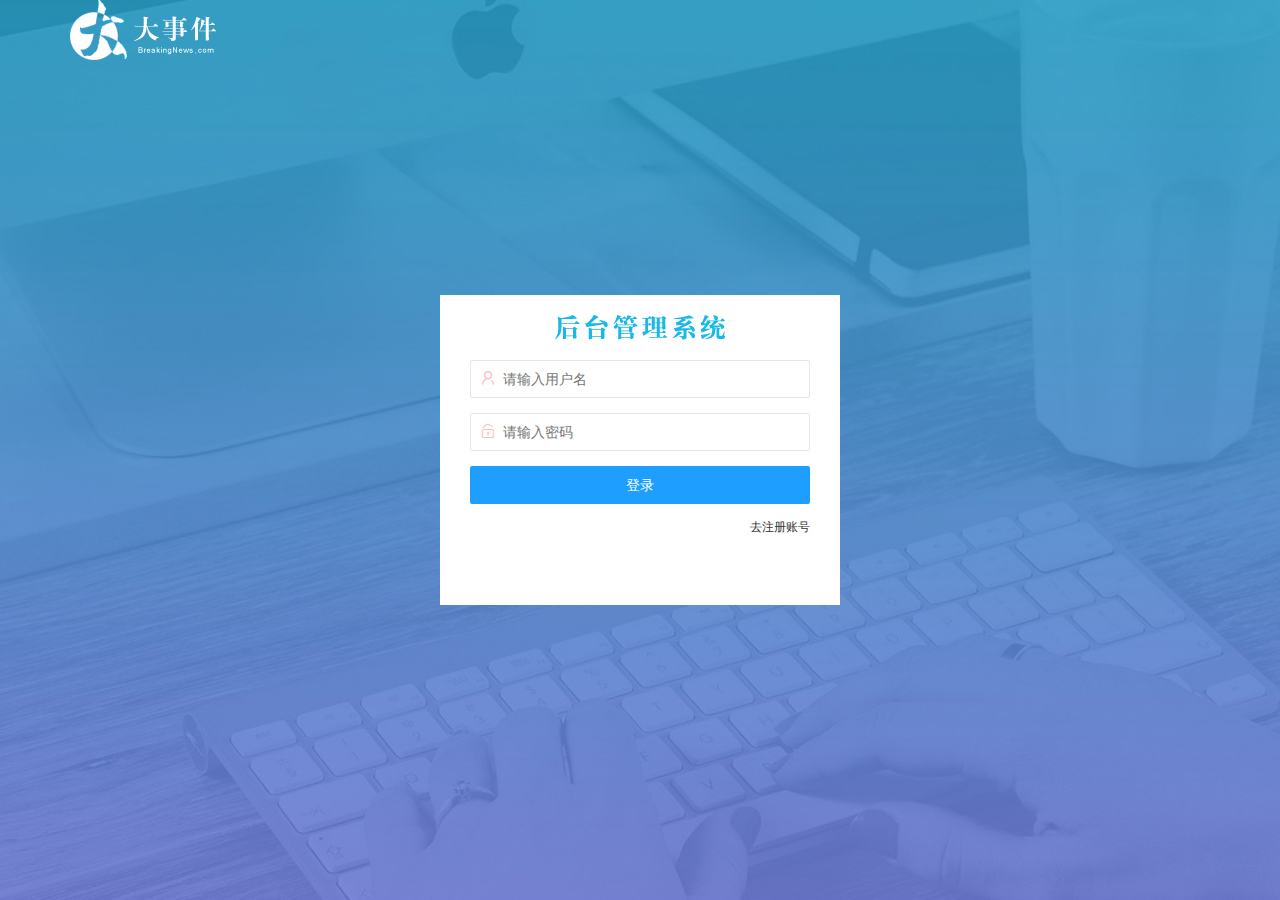
<file: login.html>
<!DOCTYPE html>
<html lang="en">

<head>
  <meta charset="UTF-8">
  <meta http-equiv="X-UA-Compatible" content="IE=edge">
  <meta name="viewport" content="width=device-width, initial-scale=1.0">
  <title>大事件-登录/注册</title>
  <!-- 导入layui的样式 -->
  <link rel="stylesheet" href="/assets/lib/layui/css/layui.css" />
  <!-- 导入自己的样式 -->
  <link rel="stylesheet" href="assets/css/login.css" />


</head>

<body>
  <!-- 头部的logo区域 -->
  <div class="layui-main">
    <img src="assets/images/logo.png" alt="" />
  </div>

  <!-- 登录注册区域 -->
  <div class="loginAndRegBox">
    <div class="title-box"></div>

    <!-- 登录的div -->
    <div class="login-box">
      <!-- 登录的表单 -->
      <form class="layui-form" id="form_login">
        <!-- 用户名 -->
        <div class="layui-form-item">
          <i class="layui-icon layui-icon-username" style="color:pink"></i>
          <input type="text" name="username" required lay-verify="required" placeholder="请输入用户名" autocomplete="off"
            class="layui-input">
        </div>
        <!-- 用户密码 -->
        <div class="layui-form-item">
          <i class="layui-icon layui-icon-password" style="color:pink"></i>
          <input type="password" name="password" required lay-verify="required|pwd" placeholder="请输入密码" autocomplete="off"
            class="layui-input">
        </div>
        <!-- 登录按钮 -->
        <div class="layui-form-item">
          <button class="layui-btn layui-btn-fluid layui-btn-normal" lay-submit>登录</button>
        </div>

        <div class="layui-form-item links">
          <a href="javascript:;" id="link_reg">去注册账号</a>
        </div>
      </form>

    </div>

    <!-- 注册的div -->
    <div class="reg-box hide">
      <!-- 注册的表单 -->
      <form class="layui-form" id="form_reg">
        <!-- 用户名 -->
        <div class="layui-form-item">
          <i class="layui-icon layui-icon-username" style="color:pink"></i>
          <input type="text" name="username" required lay-verify="required" placeholder="请输入用户名" autocomplete="off"
            class="layui-input">
        </div>
        <!-- 用户密码 -->
        <div class="layui-form-item">
          <i class="layui-icon layui-icon-password" style="color:pink"></i>
          <input type="password" name="password" required lay-verify="required|pwd" placeholder="请输入密码" autocomplete="off"
            class="layui-input">
        </div>
        <!-- 确定密码 -->
        <div class="layui-form-item">
          <i class="layui-icon layui-icon-password" style="color:pink"></i>
          <input type="password" name="repassword" required lay-verify="required|pwd|repwd" placeholder="再次确定密码"
            autocomplete="off" class="layui-input">
        </div>
        <!-- 注册按钮 -->
        <div class="layui-form-item">
          <button class="layui-btn layui-btn-fluid layui-btn-normal" lay-submit>注册</button>
        </div>

        <div class="layui-form-item links">
          <a href="javascript:;" id="link_login">去登录</a>
        </div>
      </form>

    </div>

  </div>


  <!-- 导入layui的js文件 -->
  <script src="assets/lib/layui/layui.all.js"></script>
  <!-- 导入jQuery -->
  <script src="/assets/lib/jquery.js"></script>
  <!-- 导入自己封装的ajaxPre -->
  <script src="assets/js/ajaxPre.js"></script>
  <!-- 导入自己的javascript脚本 -->
  <script src="/assets/js/login.js"></script>

</body>

</html>
</file>
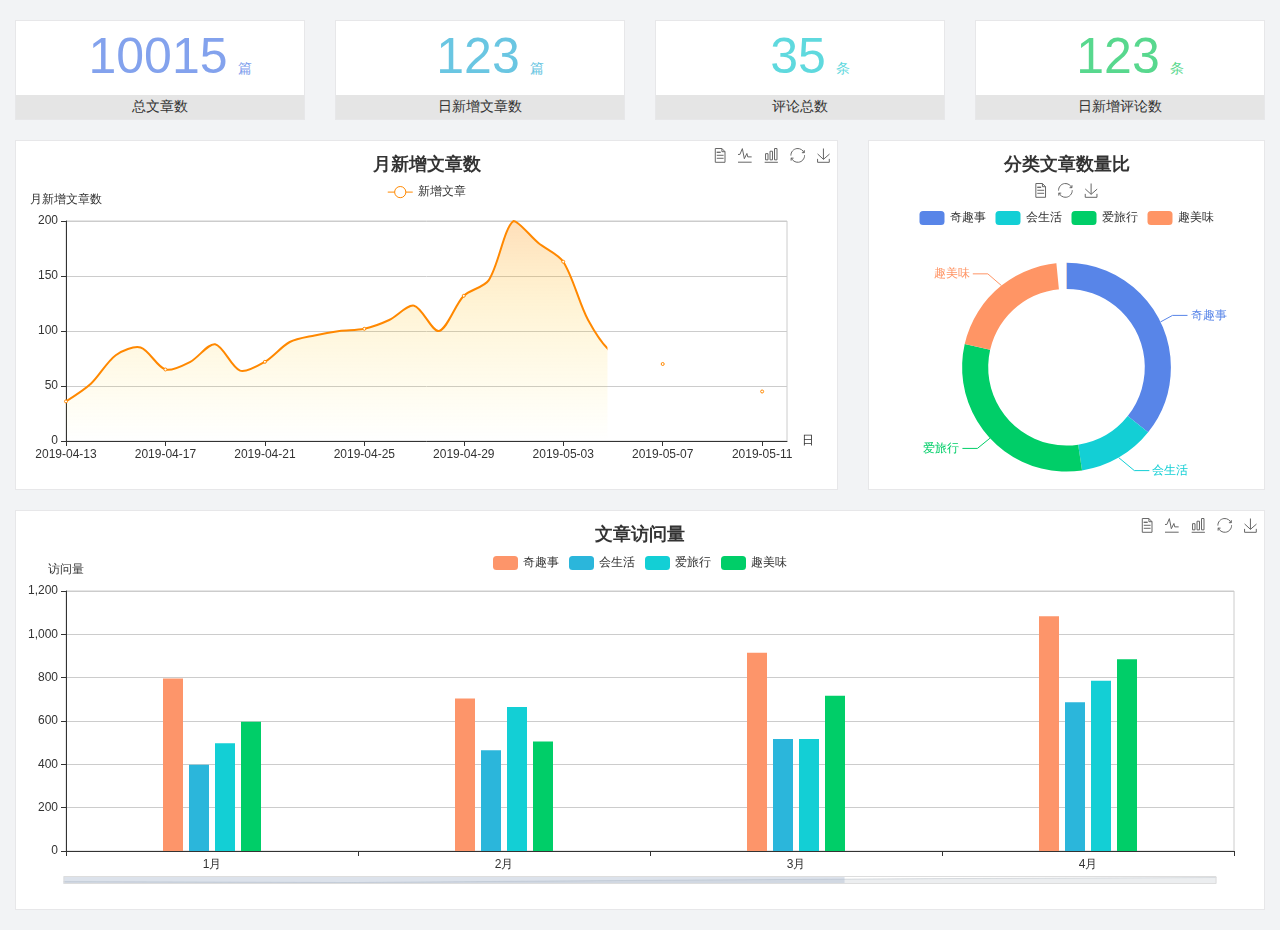
<file: home/dashboard.html>
<!DOCTYPE html>
<html lang="en">

<head>
  <meta charset="UTF-8">
  <meta name="viewport" content="width=device-width, initial-scale=1.0">
  <meta http-equiv="X-UA-Compatible" content="ie=edge">
  <title>图表统计</title>
  <link rel="stylesheet" href="../../assets/lib/bootstrap.css" />
  <link rel="stylesheet" href="../../assets/lib/main.css" />
  <script src="../../assets/lib/jquery.js"></script>
  <script type="text/javascript" src="../../assets/lib/echarts.min.js"></script>
</head>

<body>
  <div class="container-fluid">
    <div class="row spannel_list">
      <div class="col-sm-3 col-xs-6">
        <div class="spannel">
          <em>10015</em><span>篇</span>
          <b>总文章数</b>
        </div>
      </div>
      <div class="col-sm-3 col-xs-6">
        <div class="spannel scolor01">
          <em>123</em><span>篇</span>
          <b>日新增文章数</b>
        </div>
      </div>
      <div class="col-sm-3 col-xs-6">
        <div class="spannel scolor02">
          <em>35</em><span>条</span>
          <b>评论总数</b>
        </div>
      </div>
      <div class="col-sm-3 col-xs-6">
        <div class="spannel scolor03">
          <em>123</em><span>条</span>
          <b>日新增评论数</b>
        </div>
      </div>
    </div>
  </div>

  <div class="container-fluid">
    <div class="row curve-pie">
      <div class="col-lg-8 col-md-8">
        <div class="gragh_pannel" id="curve_show"></div>
      </div>
      <div class="col-lg-4 col-md-4">
        <div class="gragh_pannel" id="pie_show"></div>
      </div>
    </div>
  </div>

  <div class="container-fluid">
    <div class="column_pannel" id="column_show"></div>
  </div>

  <script>
    var oChart = echarts.init(document.getElementById('curve_show'));
    var aList_all = [
      { 'count': 36, 'date': '2019-04-13' },
      { 'count': 52, 'date': '2019-04-14' },
      { 'count': 78, 'date': '2019-04-15' },
      { 'count': 85, 'date': '2019-04-16' },
      { 'count': 65, 'date': '2019-04-17' },
      { 'count': 72, 'date': '2019-04-18' },
      { 'count': 88, 'date': '2019-04-19' },
      { 'count': 64, 'date': '2019-04-20' },
      { 'count': 72, 'date': '2019-04-21' },
      { 'count': 90, 'date': '2019-04-22' },
      { 'count': 96, 'date': '2019-04-23' },
      { 'count': 100, 'date': '2019-04-24' },
      { 'count': 102, 'date': '2019-04-25' },
      { 'count': 110, 'date': '2019-04-26' },
      { 'count': 123, 'date': '2019-04-27' },
      { 'count': 100, 'date': '2019-04-28' },
      { 'count': 132, 'date': '2019-04-29' },
      { 'count': 146, 'date': '2019-04-30' },
      { 'count': 200, 'date': '2019-05-01' },
      { 'count': 180, 'date': '2019-05-02' },
      { 'count': 163, 'date': '2019-05-03' },
      { 'count': 110, 'date': '2019-05-04' },
      { 'count': 80, 'date': '2019-05-05' },
      { 'count': 82, 'date': '2019-05-06' },
      { 'count': 70, 'date': '2019-05-07' },
      { 'count': 65, 'date': '2019-05-08' },
      { 'count': 54, 'date': '2019-05-09' },
      { 'count': 40, 'date': '2019-05-10' },
      { 'count': 45, 'date': '2019-05-11' },
      { 'count': 38, 'date': '2019-05-12' },
    ];

    let aCount = [];
    let aDate = [];

    for (var i = 0; i < aList_all.length; i++) {
      aCount.push(aList_all[i].count);
      aDate.push(aList_all[i].date);
    }

    var chartopt = {
      title: {
        text: '月新增文章数',
        left: 'center',
        top: '10'
      },
      tooltip: {
        trigger: 'axis'
      },
      legend: {
        data: ['新增文章'],
        top: '40'
      },
      toolbox: {
        show: true,
        feature: {
          mark: { show: true },
          dataView: { show: true, readOnly: false },
          magicType: { show: true, type: ['line', 'bar'] },
          restore: { show: true },
          saveAsImage: { show: true }
        }
      },
      calculable: true,
      xAxis: [
        {
          name: '日',
          type: 'category',
          boundaryGap: false,
          data: aDate
        }
      ],
      yAxis: [
        {
          name: '月新增文章数',
          type: 'value'
        }
      ],
      series: [
        {
          name: '新增文章',
          type: 'line',
          smooth: true,
          itemStyle: { normal: { areaStyle: { type: 'default' }, color: '#f80' }, lineStyle: { color: '#f80' } },
          data: aCount
        }],
      areaStyle: {
        normal: {
          color: new echarts.graphic.LinearGradient(0, 0, 0, 1, [{
            offset: 0,
            color: 'rgba(255,136,0,0.39)'
          }, {
            offset: .34,
            color: 'rgba(255,180,0,0.25)'
          }, {
            offset: 1,
            color: 'rgba(255,222,0,0.00)'
          }])

        }
      },
      grid: {
        show: true,
        x: 50,
        x2: 50,
        y: 80,
        height: 220
      }
    };

    oChart.setOption(chartopt);


    var oPie = echarts.init(document.getElementById('pie_show'));
    var oPieopt =
    {
      title: {
        top: 10,
        text: '分类文章数量比',
        x: 'center'
      },
      tooltip: {
        trigger: 'item',
        formatter: "{a} <br/>{b} : {c} ({d}%)"
      },
      color: ['#5885e8', '#13cfd5', '#00ce68', '#ff9565'],
      legend: {
        x: 'center',
        top: 65,
        data: ['奇趣事', '会生活', '爱旅行', '趣美味']
      },
      toolbox: {
        show: true,
        x: 'center',
        top: 35,
        feature: {
          mark: { show: true },
          dataView: { show: true, readOnly: false },
          magicType: {
            show: true,
            type: ['pie', 'funnel'],
            option: {
              funnel: {
                x: '25%',
                width: '50%',
                funnelAlign: 'left',
                max: 1548
              }
            }
          },
          restore: { show: true },
          saveAsImage: { show: true }
        }
      },
      calculable: true,
      series: [
        {
          name: '访问来源',
          type: 'pie',
          radius: ['45%', '60%'],
          center: ['50%', '65%'],
          data: [
            { value: 300, name: '奇趣事' },
            { value: 100, name: '会生活' },
            { value: 260, name: '爱旅行' },
            { value: 180, name: '趣美味' }
          ]
        }
      ]
    };
    oPie.setOption(oPieopt);



    var oColumn = this.echarts.init(document.getElementById('column_show'));
    var oColumnopt =
    {
      title: {
        text: '文章访问量',
        left: 'center',
        top: '10'
      },
      tooltip: {
        trigger: 'axis'
      },
      legend: {
        data: ['奇趣事', '会生活', '爱旅行', '趣美味'],
        top: '40'
      },
      toolbox: {
        show: true,
        feature: {
          mark: { show: true },
          dataView: { show: true, readOnly: false },
          magicType: { show: true, type: ['line', 'bar'] },
          restore: { show: true },
          saveAsImage: { show: true }
        }
      },
      calculable: true,
      xAxis: [
        {
          type: 'category',
          data: ['1月', '2月', '3月', '4月', '5月']
        }
      ],
      yAxis: [
        {
          name: '访问量',
          type: 'value'
        }
      ],
      series: [
        {
          name: '奇趣事',
          type: 'bar',
          barWidth: 20,
          itemStyle: {
            normal: { areaStyle: { type: 'default' }, color: '#fd956a' }
          },
          data: [800, 708, 920, 1090, 1200]
        },
        {
          name: '会生活',
          type: 'bar',
          barWidth: 20,
          itemStyle: {
            normal: { areaStyle: { type: 'default' }, color: '#2bb6db' }
          },
          data: [400, 468, 520, 690, 800]
        },
        {
          name: '爱旅行',
          type: 'bar',
          barWidth: 20,
          itemStyle: {
            normal: { areaStyle: { type: 'default' }, color: '#13cfd5' }
          },
          data: [500, 668, 520, 790, 900]
        },
        {
          name: '趣美味',
          type: 'bar',
          barWidth: 20,
          itemStyle: {
            normal: { areaStyle: { type: 'default' }, color: '#00ce68' }
          },
          data: [600, 508, 720, 890, 1000]
        }
      ],
      grid: {
        show: true,
        x: 50,
        x2: 30,
        y: 80,
        height: 260
      },
      dataZoom: [//给x轴设置滚动条
        {
          start: 0,//默认为0
          end: 100 - 1000 / 31,//默认为100
          type: 'slider',
          show: true,
          xAxisIndex: [0],
          handleSize: 0,//滑动条的 左右2个滑动条的大小
          height: 8,//组件高度
          left: 45, //左边的距离
          right: 50,//右边的距离
          bottom: 26,//右边的距离
          handleColor: '#ddd',//h滑动图标的颜色
          handleStyle: {
            borderColor: "#cacaca",
            borderWidth: "1",
            shadowBlur: 2,
            background: "#ddd",
            shadowColor: "#ddd",
          }
        }]
    };
    oColumn.setOption(oColumnopt);
  </script>
</body>

</html>
</file>
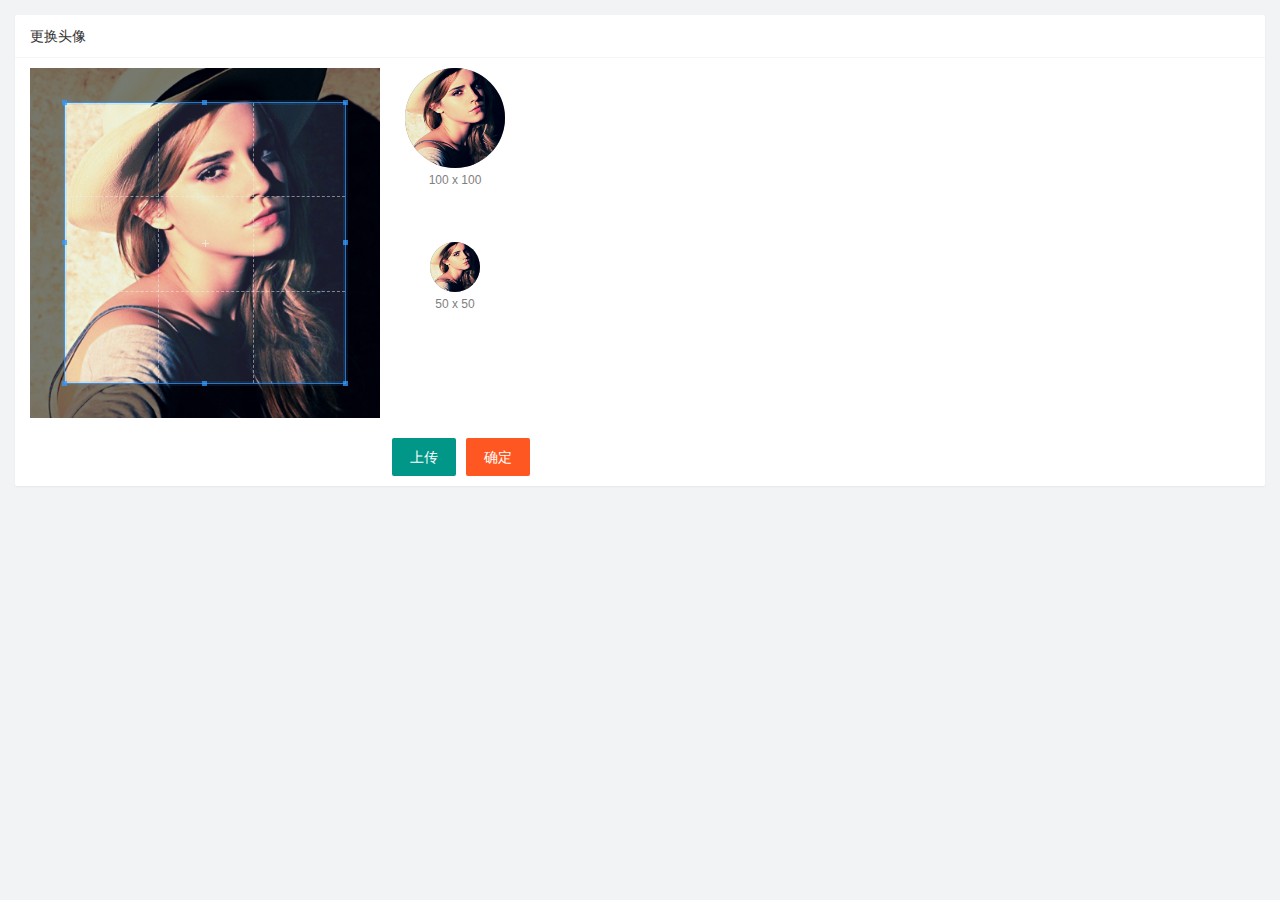
<file: user/user_avatar.html>
<!DOCTYPE html>
<html lang="en">

<head>
  <meta charset="UTF-8">
  <meta http-equiv="X-UA-Compatible" content="IE=edge">
  <meta name="viewport" content="width=device-width, initial-scale=1.0">
  <title>更换头像</title>
  <link rel="stylesheet" href="/assets/lib/layui/css/layui.css">
  <!-- 导入cropper css  -->
  <link rel="stylesheet" href="/assets/lib/cropper/cropper.css">
  <link rel="stylesheet" href="/assets/css/user/user_avatar.css">
</head>

<body>
  <div class="layui-card">
    <div class="layui-card-header">更换头像</div>
    <div class="layui-card-body">
      <!-- 第一行的图片裁剪和预览区域 -->
      <div class="row1">
        <!-- 图片裁剪区域 -->
        <div class="cropper-box">
          <!-- 这个 img 标签很重要，将来会把它初始化为裁剪区域 -->
          <img id="image" src="/assets/images/sample.jpg" />
        </div>
        <!-- 图片的预览区域 -->
        <div class="preview-box">
          <div>
            <!-- 宽高为 100px 的预览区域 -->
            <div class="img-preview w100"></div>
            <p class="size">100 x 100</p>
          </div>
          <div>
            <!-- 宽高为 50px 的预览区域 -->
            <div class="img-preview w50"></div>
            <p class="size">50 x 50</p>
          </div>
        </div>
      </div>

      <!-- 第二行的按钮区域 -->
      <div class="row2">
        <!-- 通过 accept 属性 可以指定，允许用户使用什么类型的文件 -->
        <input type="file" id="file" accept="image/png,image/jpeg,image/gif"/>
        <button type="button" class="layui-btn" id="btnChooseImage">上传</button>
        <button type="button" class="layui-btn layui-btn-danger" id="btnUpload">确定</button>
      </div>
    </div>
  </div>

  <script src="/assets/lib/layui/layui.all.js"></script>
  <!-- 导入copper的js  必须按顺序 -->
  <script src="/assets/lib/jquery.js"></script>
  <script src="/assets/lib/cropper/Cropper.js"></script>
  <script src="/assets/lib/cropper/jquery-cropper.js"></script>

  <script src="/assets/js/ajaxPre.js"></script>
  <script src="/assets/js/user/user_avatar.js"></script>

</body>

</html>
</file>
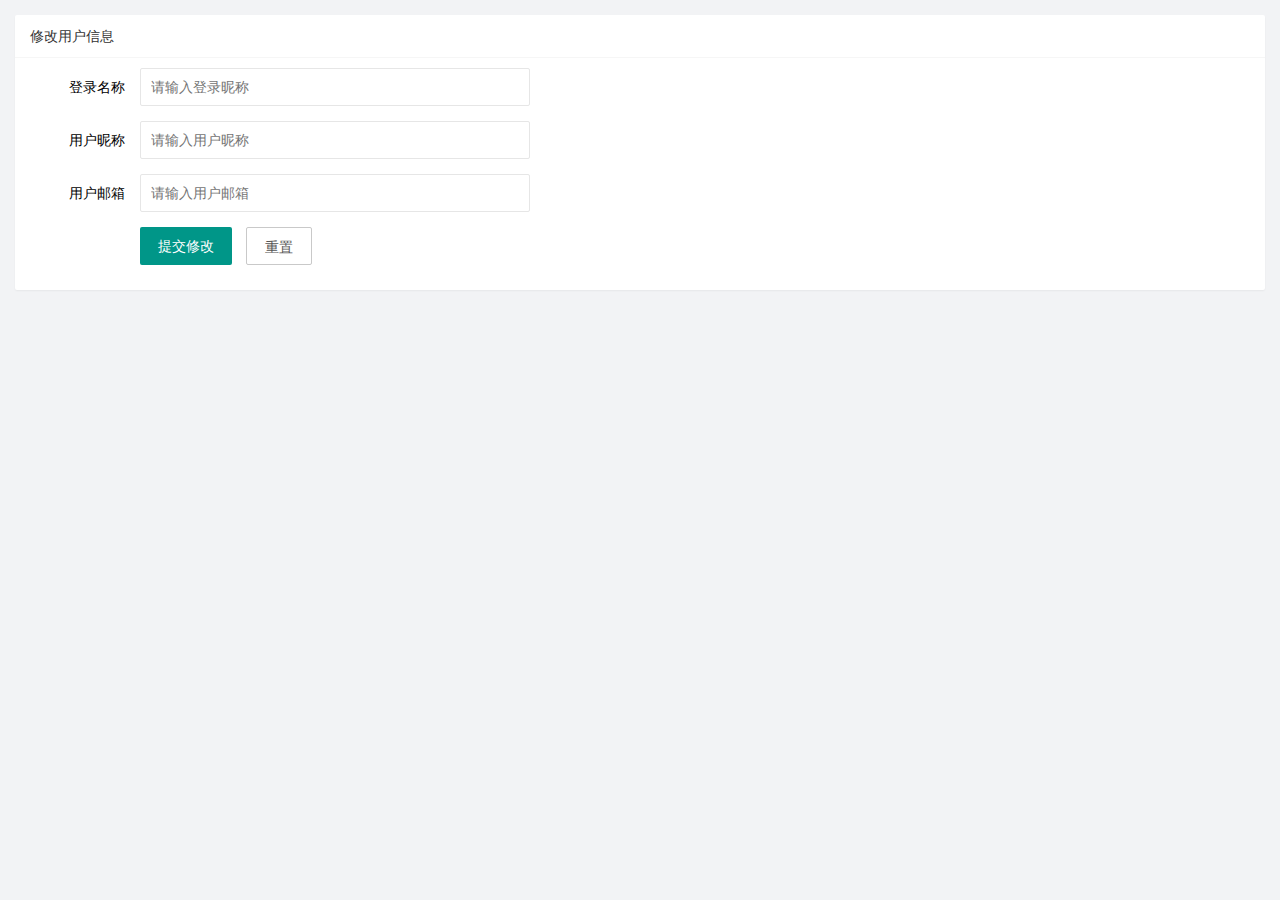
<file: user/user_info.html>
<!DOCTYPE html>
<html lang="en">

<head>
  <meta charset="UTF-8">
  <meta http-equiv="X-UA-Compatible" content="IE=edge">
  <meta name="viewport" content="width=device-width, initial-scale=1.0">
  <title>修改用户信息</title>
  <!-- 导入layui 的样式 -->
  <link rel="stylesheet" href="/assets/lib/layui/css/layui.css">
  <!-- 导入自己的样式 -->
  <link rel="stylesheet" href="/assets/css/user/user_info.css">
</head>

<body>
  <!-- 卡片面板 -->
  <div class="layui-card">
    <div class="layui-card-header">修改用户信息</div>
    <div class="layui-card-body">

      <!-- form表单区域 -->
      <form class="layui-form" lay-filter="formUserInfo">

        <!-- 这是隐藏域 -->
        <input type="hidden" name="id" value="" />

        <div class="layui-form-item">
          <label class="layui-form-label">登录名称</label>
          <div class="layui-input-block">
            <input type="text" name="username" required placeholder="请输入登录昵称" autocomplete="off" class="layui-input"
              readonly />
          </div>
        </div>

        <div class="layui-form-item">
          <label class="layui-form-label">用户昵称</label>
          <div class="layui-input-block">
            <input type="text" name="nickname" required lay-verify="required|nickname" placeholder="请输入用户昵称"
              autocomplete="off" class="layui-input">
          </div>
        </div>

        <div class="layui-form-item">
          <label class="layui-form-label">用户邮箱</label>
          <div class="layui-input-block">
            <input type="text" name="email" required lay-verify="required|email" placeholder="请输入用户邮箱"
              autocomplete="off" class="layui-input">
          </div>
        </div>

        <div class="layui-form-item">
          <div class="layui-input-block">
            <button class="layui-btn" lay-submit lay-filter="formDemo">提交修改</button>
            <button type="reset" class="layui-btn layui-btn-primary" id="btnReset">重置</button>
          </div>
        </div>

      </form>

    </div>
  </div>

  <!-- 导入layui js -->
  <script src="/assets/lib/layui/layui.all.js"></script>
  <!-- 导入jquery  -->
  <script src="/assets/lib/jquery.js"></script>
  <!-- 导入根路径的js -->
  <script src="/assets/js/ajaxPre.js"></script>
  <!-- 导入自己的js -->
  <script src="/assets/js/user/user_info.js"></script>
</body>

</html>
</file>
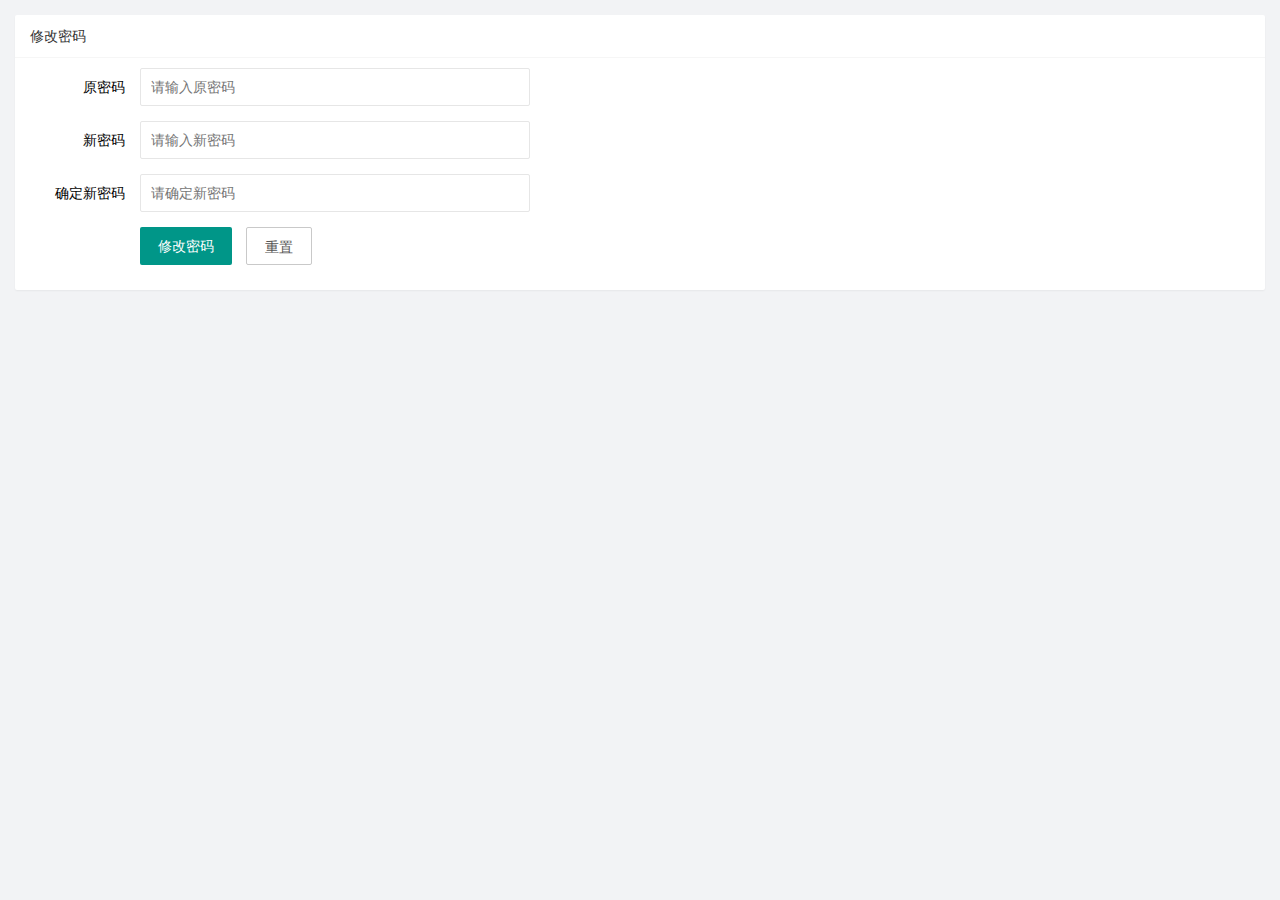
<file: user/user_pwd.html>
<!DOCTYPE html>
<html lang="en">

<head>
  <meta charset="UTF-8">
  <meta http-equiv="X-UA-Compatible" content="IE=edge">
  <meta name="viewport" content="width=device-width, initial-scale=1.0">
  <title>修改密码</title>
  <!-- 导入layui的样式 -->
  <link rel="stylesheet" href="/assets/lib/layui/css/layui.css">
  <!-- 导入自己的样式 -->
  <link rel="stylesheet" href="/assets/css/user/user_pwd.css">

</head>

<body>
  <div class="layui-card">
    <div class="layui-card-header">修改密码</div>
    <div class="layui-card-body">

      <!-- form表单区域 -->
      <form class="layui-form" lay-filter="">

        <!-- 这是隐藏域 -->
        <input type="hidden" name="id" value="" />

        <div class="layui-form-item">
          <label class="layui-form-label">原密码</label>
          <div class="layui-input-block">
            <input type="password" name="oldPwd" required lay-verify="required|pwd" placeholder="请输入原密码"
              autocomplete="off" class="layui-input" />
          </div>
        </div>

        <div class="layui-form-item">
          <label class="layui-form-label">新密码</label>
          <div class="layui-input-block">
            <input type="password" name="newPwd" required lay-verify="required|pwd|newpwd" placeholder="请输入新密码"
              autocomplete="off" class="layui-input">
          </div>
        </div>

        <div class="layui-form-item">
          <label class="layui-form-label">确定新密码</label>
          <div class="layui-input-block">
            <input type="password" name="rePwd" required lay-verify="required|pwd|repwd" placeholder="请确定新密码"
              autocomplete="off" class="layui-input">
          </div>
        </div>

        <div class="layui-form-item">
          <div class="layui-input-block">
            <button class="layui-btn" lay-submit lay-filter="formDemo">修改密码</button>
            <button type="reset" class="layui-btn layui-btn-primary" id="">重置</button>
          </div>
        </div>

      </form>
    </div>
  </div>

  <!-- 导入layui js -->
  <script src="/assets/lib/layui/layui.all.js"></script>
  <!-- 导入jquery -->
  <script src="/assets/lib/jquery.js"></script>
  <!-- 记得导入 ajaxPre 获取权限（请求头） -->
  <script src="/assets/js/ajaxPre.js"></script>
  <!-- 导入自己的js -->
  <script src="/assets/js/user/user_pwd.js"></script>
</body>

</html>
</file>
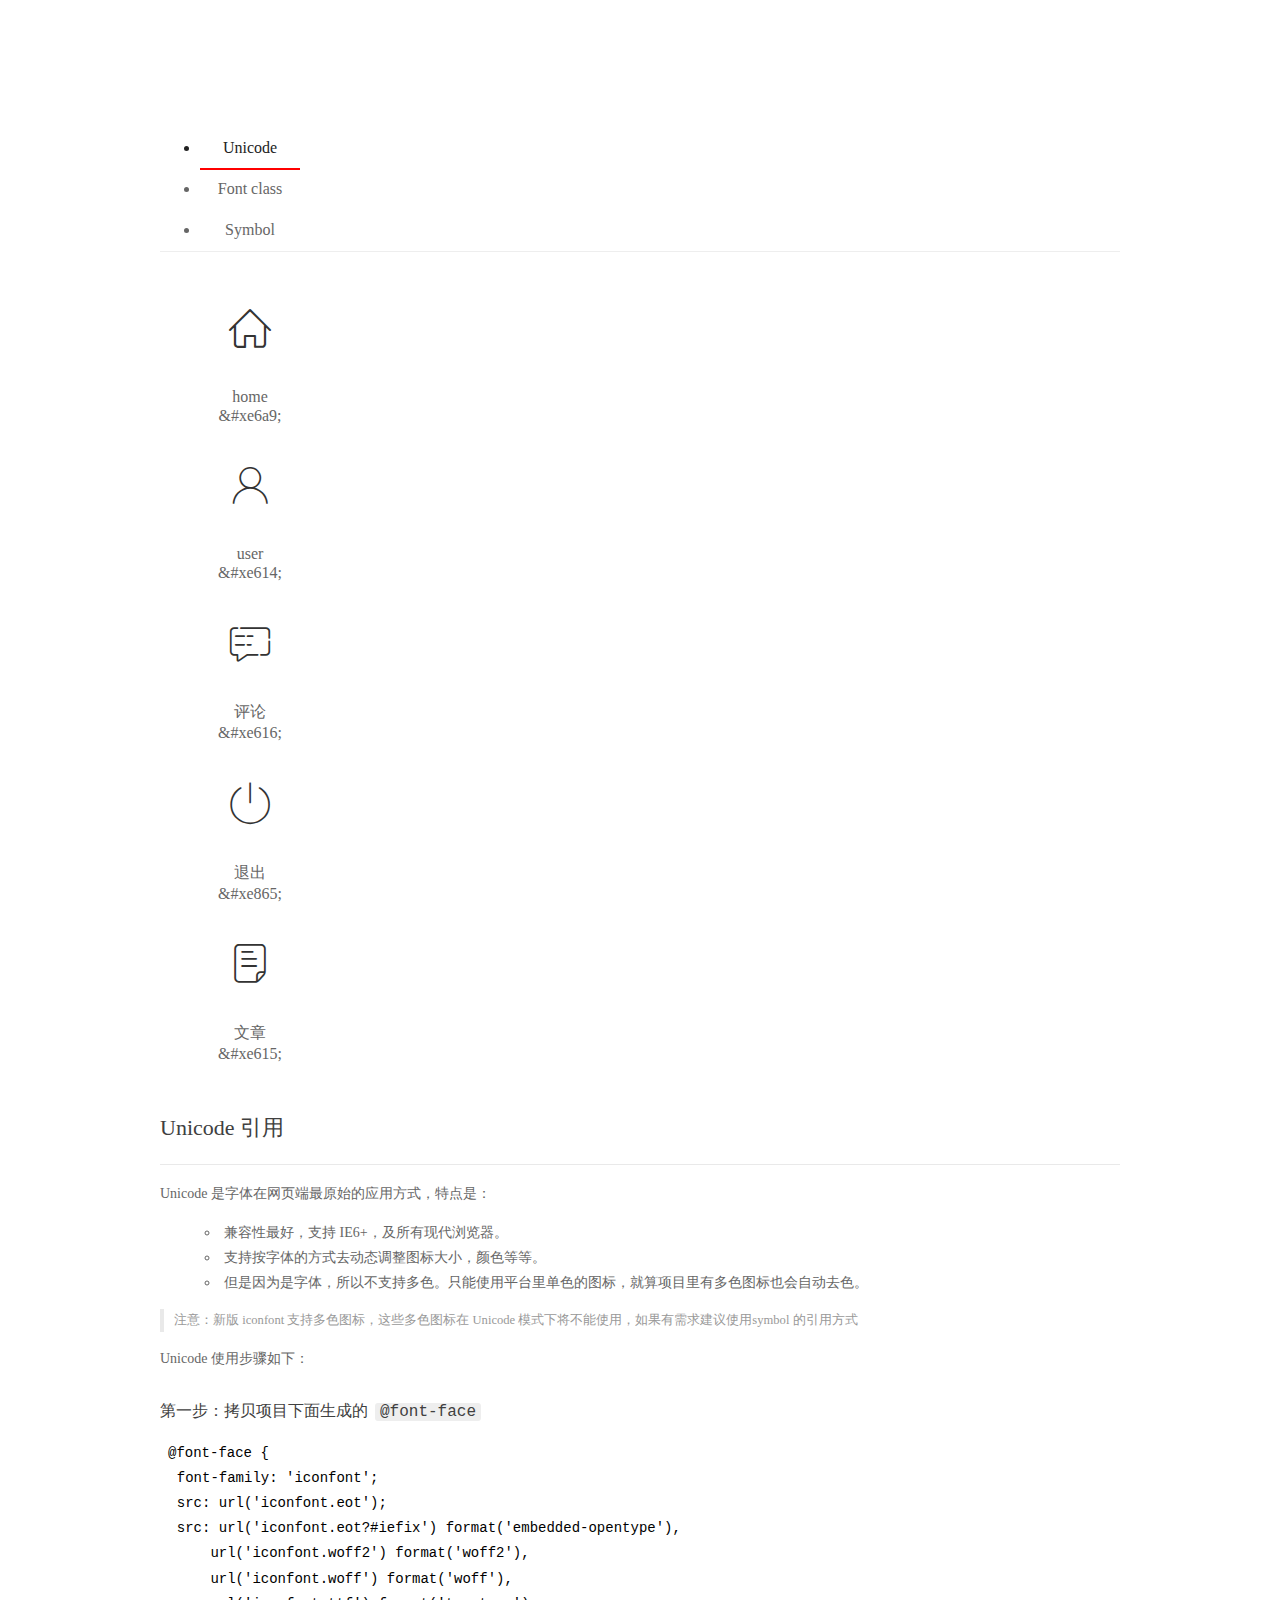
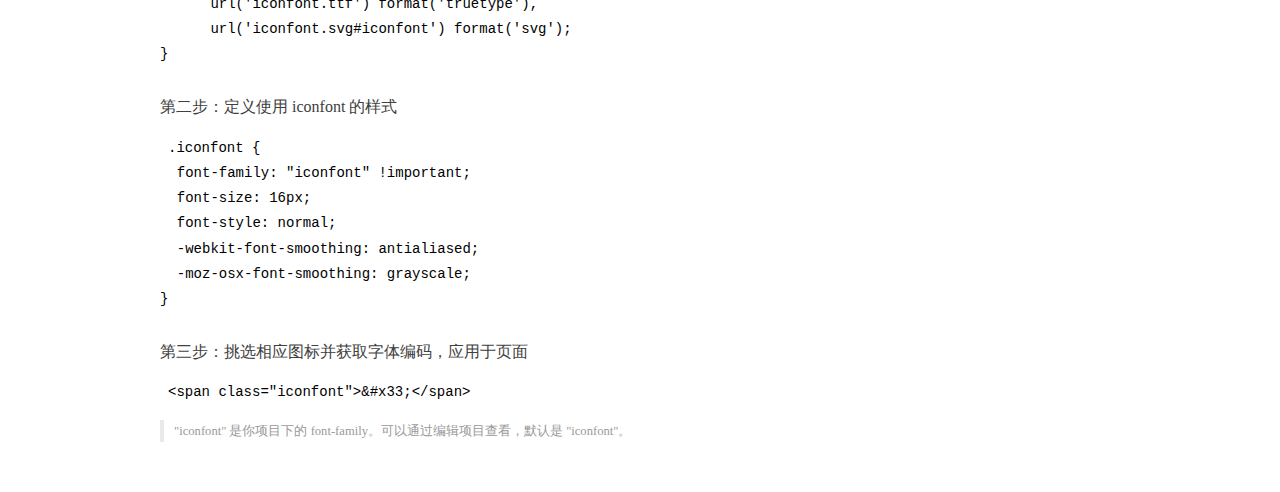
<file: assets/fonts/demo_index.html>
<!DOCTYPE html>
<html>
<head>
  <meta charset="utf-8"/>
  <title>IconFont Demo</title>
  <link rel="shortcut icon" href="https://gtms04.alicdn.com/tps/i4/TB1_oz6GVXXXXaFXpXXJDFnIXXX-64-64.ico" type="image/x-icon"/>
  <link rel="stylesheet" href="https://g.alicdn.com/thx/cube/1.3.2/cube.min.css">
  <link rel="stylesheet" href="demo.css">
  <link rel="stylesheet" href="iconfont.css">
  <script src="iconfont.js"></script>
  <!-- jQuery -->
  <script src="https://a1.alicdn.com/oss/uploads/2018/12/26/7bfddb60-08e8-11e9-9b04-53e73bb6408b.js"></script>
  <!-- 代码高亮 -->
  <script src="https://a1.alicdn.com/oss/uploads/2018/12/26/a3f714d0-08e6-11e9-8a15-ebf944d7534c.js"></script>
</head>
<body>
  <div class="main">
    <h1 class="logo"><a href="https://www.iconfont.cn/" title="iconfont 首页" target="_blank">&#xe86b;</a></h1>
    <div class="nav-tabs">
      <ul id="tabs" class="dib-box">
        <li class="dib active"><span>Unicode</span></li>
        <li class="dib"><span>Font class</span></li>
        <li class="dib"><span>Symbol</span></li>
      </ul>
      
    </div>
    <div class="tab-container">
      <div class="content unicode" style="display: block;">
          <ul class="icon_lists dib-box">
          
            <li class="dib">
              <span class="icon iconfont">&#xe6a9;</span>
                <div class="name">home</div>
                <div class="code-name">&amp;#xe6a9;</div>
              </li>
          
            <li class="dib">
              <span class="icon iconfont">&#xe614;</span>
                <div class="name">user</div>
                <div class="code-name">&amp;#xe614;</div>
              </li>
          
            <li class="dib">
              <span class="icon iconfont">&#xe616;</span>
                <div class="name">评论</div>
                <div class="code-name">&amp;#xe616;</div>
              </li>
          
            <li class="dib">
              <span class="icon iconfont">&#xe865;</span>
                <div class="name">退出</div>
                <div class="code-name">&amp;#xe865;</div>
              </li>
          
            <li class="dib">
              <span class="icon iconfont">&#xe615;</span>
                <div class="name">文章</div>
                <div class="code-name">&amp;#xe615;</div>
              </li>
          
          </ul>
          <div class="article markdown">
          <h2 id="unicode-">Unicode 引用</h2>
          <hr>

          <p>Unicode 是字体在网页端最原始的应用方式，特点是：</p>
          <ul>
            <li>兼容性最好，支持 IE6+，及所有现代浏览器。</li>
            <li>支持按字体的方式去动态调整图标大小，颜色等等。</li>
            <li>但是因为是字体，所以不支持多色。只能使用平台里单色的图标，就算项目里有多色图标也会自动去色。</li>
          </ul>
          <blockquote>
            <p>注意：新版 iconfont 支持多色图标，这些多色图标在 Unicode 模式下将不能使用，如果有需求建议使用symbol 的引用方式</p>
          </blockquote>
          <p>Unicode 使用步骤如下：</p>
          <h3 id="-font-face">第一步：拷贝项目下面生成的 <code>@font-face</code></h3>
<pre><code class="language-css"
>@font-face {
  font-family: 'iconfont';
  src: url('iconfont.eot');
  src: url('iconfont.eot?#iefix') format('embedded-opentype'),
      url('iconfont.woff2') format('woff2'),
      url('iconfont.woff') format('woff'),
      url('iconfont.ttf') format('truetype'),
      url('iconfont.svg#iconfont') format('svg');
}
</code></pre>
          <h3 id="-iconfont-">第二步：定义使用 iconfont 的样式</h3>
<pre><code class="language-css"
>.iconfont {
  font-family: "iconfont" !important;
  font-size: 16px;
  font-style: normal;
  -webkit-font-smoothing: antialiased;
  -moz-osx-font-smoothing: grayscale;
}
</code></pre>
          <h3 id="-">第三步：挑选相应图标并获取字体编码，应用于页面</h3>
<pre>
<code class="language-html"
>&lt;span class="iconfont"&gt;&amp;#x33;&lt;/span&gt;
</code></pre>
          <blockquote>
            <p>"iconfont" 是你项目下的 font-family。可以通过编辑项目查看，默认是 "iconfont"。</p>
          </blockquote>
          </div>
      </div>
      <div class="content font-class">
        <ul class="icon_lists dib-box">
          
          <li class="dib">
            <span class="icon iconfont icon-home"></span>
            <div class="name">
              home
            </div>
            <div class="code-name">.icon-home
            </div>
          </li>
          
          <li class="dib">
            <span class="icon iconfont icon-user"></span>
            <div class="name">
              user
            </div>
            <div class="code-name">.icon-user
            </div>
          </li>
          
          <li class="dib">
            <span class="icon iconfont icon-pinglun"></span>
            <div class="name">
              评论
            </div>
            <div class="code-name">.icon-pinglun
            </div>
          </li>
          
          <li class="dib">
            <span class="icon iconfont icon-tuichu"></span>
            <div class="name">
              退出
            </div>
            <div class="code-name">.icon-tuichu
            </div>
          </li>
          
          <li class="dib">
            <span class="icon iconfont icon-16"></span>
            <div class="name">
              文章
            </div>
            <div class="code-name">.icon-16
            </div>
          </li>
          
        </ul>
        <div class="article markdown">
        <h2 id="font-class-">font-class 引用</h2>
        <hr>

        <p>font-class 是 Unicode 使用方式的一种变种，主要是解决 Unicode 书写不直观，语意不明确的问题。</p>
        <p>与 Unicode 使用方式相比，具有如下特点：</p>
        <ul>
          <li>兼容性良好，支持 IE8+，及所有现代浏览器。</li>
          <li>相比于 Unicode 语意明确，书写更直观。可以很容易分辨这个 icon 是什么。</li>
          <li>因为使用 class 来定义图标，所以当要替换图标时，只需要修改 class 里面的 Unicode 引用。</li>
          <li>不过因为本质上还是使用的字体，所以多色图标还是不支持的。</li>
        </ul>
        <p>使用步骤如下：</p>
        <h3 id="-fontclass-">第一步：引入项目下面生成的 fontclass 代码：</h3>
<pre><code class="language-html">&lt;link rel="stylesheet" href="./iconfont.css"&gt;
</code></pre>
        <h3 id="-">第二步：挑选相应图标并获取类名，应用于页面：</h3>
<pre><code class="language-html">&lt;span class="iconfont icon-xxx"&gt;&lt;/span&gt;
</code></pre>
        <blockquote>
          <p>"
            iconfont" 是你项目下的 font-family。可以通过编辑项目查看，默认是 "iconfont"。</p>
        </blockquote>
      </div>
      </div>
      <div class="content symbol">
          <ul class="icon_lists dib-box">
          
            <li class="dib">
                <svg class="icon svg-icon" aria-hidden="true">
                  <use xlink:href="#icon-home"></use>
                </svg>
                <div class="name">home</div>
                <div class="code-name">#icon-home</div>
            </li>
          
            <li class="dib">
                <svg class="icon svg-icon" aria-hidden="true">
                  <use xlink:href="#icon-user"></use>
                </svg>
                <div class="name">user</div>
                <div class="code-name">#icon-user</div>
            </li>
          
            <li class="dib">
                <svg class="icon svg-icon" aria-hidden="true">
                  <use xlink:href="#icon-pinglun"></use>
                </svg>
                <div class="name">评论</div>
                <div class="code-name">#icon-pinglun</div>
            </li>
          
            <li class="dib">
                <svg class="icon svg-icon" aria-hidden="true">
                  <use xlink:href="#icon-tuichu"></use>
                </svg>
                <div class="name">退出</div>
                <div class="code-name">#icon-tuichu</div>
            </li>
          
            <li class="dib">
                <svg class="icon svg-icon" aria-hidden="true">
                  <use xlink:href="#icon-16"></use>
                </svg>
                <div class="name">文章</div>
                <div class="code-name">#icon-16</div>
            </li>
          
          </ul>
          <div class="article markdown">
          <h2 id="symbol-">Symbol 引用</h2>
          <hr>

          <p>这是一种全新的使用方式，应该说这才是未来的主流，也是平台目前推荐的用法。相关介绍可以参考这篇<a href="">文章</a>
            这种用法其实是做了一个 SVG 的集合，与另外两种相比具有如下特点：</p>
          <ul>
            <li>支持多色图标了，不再受单色限制。</li>
            <li>通过一些技巧，支持像字体那样，通过 <code>font-size</code>, <code>color</code> 来调整样式。</li>
            <li>兼容性较差，支持 IE9+，及现代浏览器。</li>
            <li>浏览器渲染 SVG 的性能一般，还不如 png。</li>
          </ul>
          <p>使用步骤如下：</p>
          <h3 id="-symbol-">第一步：引入项目下面生成的 symbol 代码：</h3>
<pre><code class="language-html">&lt;script src="./iconfont.js"&gt;&lt;/script&gt;
</code></pre>
          <h3 id="-css-">第二步：加入通用 CSS 代码（引入一次就行）：</h3>
<pre><code class="language-html">&lt;style&gt;
.icon {
  width: 1em;
  height: 1em;
  vertical-align: -0.15em;
  fill: currentColor;
  overflow: hidden;
}
&lt;/style&gt;
</code></pre>
          <h3 id="-">第三步：挑选相应图标并获取类名，应用于页面：</h3>
<pre><code class="language-html">&lt;svg class="icon" aria-hidden="true"&gt;
  &lt;use xlink:href="#icon-xxx"&gt;&lt;/use&gt;
&lt;/svg&gt;
</code></pre>
          </div>
      </div>

    </div>
  </div>
  <script>
  $(document).ready(function () {
      $('.tab-container .content:first').show()

      $('#tabs li').click(function (e) {
        var tabContent = $('.tab-container .content')
        var index = $(this).index()

        if ($(this).hasClass('active')) {
          return
        } else {
          $('#tabs li').removeClass('active')
          $(this).addClass('active')

          tabContent.hide().eq(index).fadeIn()
        }
      })
    })
  </script>
</body>
</html>
</file>
<file: assets/lib/layui/css/layui.css>
/** layui-v2.5.5 MIT License By https://www.layui.com */
 .layui-inline,img{display:inline-block;vertical-align:middle}h1,h2,h3,h4,h5,h6{font-weight:400}.layui-edge,.layui-header,.layui-inline,.layui-main{position:relative}.layui-body,.layui-edge,.layui-elip{overflow:hidden}.layui-btn,.layui-edge,.layui-inline,img{vertical-align:middle}.layui-btn,.layui-disabled,.layui-icon,.layui-unselect{-moz-user-select:none;-webkit-user-select:none;-ms-user-select:none}.layui-elip,.layui-form-checkbox span,.layui-form-pane .layui-form-label{text-overflow:ellipsis;white-space:nowrap}.layui-breadcrumb,.layui-tree-btnGroup{visibility:hidden}blockquote,body,button,dd,div,dl,dt,form,h1,h2,h3,h4,h5,h6,input,li,ol,p,pre,td,textarea,th,ul{margin:0;padding:0;-webkit-tap-highlight-color:rgba(0,0,0,0)}a:active,a:hover{outline:0}img{border:none}li{list-style:none}table{border-collapse:collapse;border-spacing:0}h4,h5,h6{font-size:100%}button,input,optgroup,option,select,textarea{font-family:inherit;font-size:inherit;font-style:inherit;font-weight:inherit;outline:0}pre{white-space:pre-wrap;white-space:-moz-pre-wrap;white-space:-pre-wrap;white-space:-o-pre-wrap;word-wrap:break-word}body{line-height:24px;font:14px Helvetica Neue,Helvetica,PingFang SC,Tahoma,Arial,sans-serif}hr{height:1px;margin:10px 0;border:0;clear:both}a{color:#333;text-decoration:none}a:hover{color:#777}a cite{font-style:normal;*cursor:pointer}.layui-border-box,.layui-border-box *{box-sizing:border-box}.layui-box,.layui-box *{box-sizing:content-box}.layui-clear{clear:both;*zoom:1}.layui-clear:after{content:'\20';clear:both;*zoom:1;display:block;height:0}.layui-inline{*display:inline;*zoom:1}.layui-edge{display:inline-block;width:0;height:0;border-width:6px;border-style:dashed;border-color:transparent}.layui-edge-top{top:-4px;border-bottom-color:#999;border-bottom-style:solid}.layui-edge-right{border-left-color:#999;border-left-style:solid}.layui-edge-bottom{top:2px;border-top-color:#999;border-top-style:solid}.layui-edge-left{border-right-color:#999;border-right-style:solid}.layui-disabled,.layui-disabled:hover{color:#d2d2d2!important;cursor:not-allowed!important}.layui-circle{border-radius:100%}.layui-show{display:block!important}.layui-hide{display:none!important}@font-face{font-family:layui-icon;src:url(../font/iconfont.eot?v=250);src:url(../font/iconfont.eot?v=250#iefix) format('embedded-opentype'),url(../font/iconfont.woff2?v=250) format('woff2'),url(../font/iconfont.woff?v=250) format('woff'),url(../font/iconfont.ttf?v=250) format('truetype'),url(../font/iconfont.svg?v=250#layui-icon) format('svg')}.layui-icon{font-family:layui-icon!important;font-size:16px;font-style:normal;-webkit-font-smoothing:antialiased;-moz-osx-font-smoothing:grayscale}.layui-icon-reply-fill:before{content:"\e611"}.layui-icon-set-fill:before{content:"\e614"}.layui-icon-menu-fill:before{content:"\e60f"}.layui-icon-search:before{content:"\e615"}.layui-icon-share:before{content:"\e641"}.layui-icon-set-sm:before{content:"\e620"}.layui-icon-engine:before{content:"\e628"}.layui-icon-close:before{content:"\1006"}.layui-icon-close-fill:before{content:"\1007"}.layui-icon-chart-screen:before{content:"\e629"}.layui-icon-star:before{content:"\e600"}.layui-icon-circle-dot:before{content:"\e617"}.layui-icon-chat:before{content:"\e606"}.layui-icon-release:before{content:"\e609"}.layui-icon-list:before{content:"\e60a"}.layui-icon-chart:before{content:"\e62c"}.layui-icon-ok-circle:before{content:"\1005"}.layui-icon-layim-theme:before{content:"\e61b"}.layui-icon-table:before{content:"\e62d"}.layui-icon-right:before{content:"\e602"}.layui-icon-left:before{content:"\e603"}.layui-icon-cart-simple:before{content:"\e698"}.layui-icon-face-cry:before{content:"\e69c"}.layui-icon-face-smile:before{content:"\e6af"}.layui-icon-survey:before{content:"\e6b2"}.layui-icon-tree:before{content:"\e62e"}.layui-icon-upload-circle:before{content:"\e62f"}.layui-icon-add-circle:before{content:"\e61f"}.layui-icon-download-circle:before{content:"\e601"}.layui-icon-templeate-1:before{content:"\e630"}.layui-icon-util:before{content:"\e631"}.layui-icon-face-surprised:before{content:"\e664"}.layui-icon-edit:before{content:"\e642"}.layui-icon-speaker:before{content:"\e645"}.layui-icon-down:before{content:"\e61a"}.layui-icon-file:before{content:"\e621"}.layui-icon-layouts:before{content:"\e632"}.layui-icon-rate-half:before{content:"\e6c9"}.layui-icon-add-circle-fine:before{content:"\e608"}.layui-icon-prev-circle:before{content:"\e633"}.layui-icon-read:before{content:"\e705"}.layui-icon-404:before{content:"\e61c"}.layui-icon-carousel:before{content:"\e634"}.layui-icon-help:before{content:"\e607"}.layui-icon-code-circle:before{content:"\e635"}.layui-icon-water:before{content:"\e636"}.layui-icon-username:before{content:"\e66f"}.layui-icon-find-fill:before{content:"\e670"}.layui-icon-about:before{content:"\e60b"}.layui-icon-location:before{content:"\e715"}.layui-icon-up:before{content:"\e619"}.layui-icon-pause:before{content:"\e651"}.layui-icon-date:before{content:"\e637"}.layui-icon-layim-uploadfile:before{content:"\e61d"}.layui-icon-delete:before{content:"\e640"}.layui-icon-play:before{content:"\e652"}.layui-icon-top:before{content:"\e604"}.layui-icon-friends:before{content:"\e612"}.layui-icon-refresh-3:before{content:"\e9aa"}.layui-icon-ok:before{content:"\e605"}.layui-icon-layer:before{content:"\e638"}.layui-icon-face-smile-fine:before{content:"\e60c"}.layui-icon-dollar:before{content:"\e659"}.layui-icon-group:before{content:"\e613"}.layui-icon-layim-download:before{content:"\e61e"}.layui-icon-picture-fine:before{content:"\e60d"}.layui-icon-link:before{content:"\e64c"}.layui-icon-diamond:before{content:"\e735"}.layui-icon-log:before{content:"\e60e"}.layui-icon-rate-solid:before{content:"\e67a"}.layui-icon-fonts-del:before{content:"\e64f"}.layui-icon-unlink:before{content:"\e64d"}.layui-icon-fonts-clear:before{content:"\e639"}.layui-icon-triangle-r:before{content:"\e623"}.layui-icon-circle:before{content:"\e63f"}.layui-icon-radio:before{content:"\e643"}.layui-icon-align-center:before{content:"\e647"}.layui-icon-align-right:before{content:"\e648"}.layui-icon-align-left:before{content:"\e649"}.layui-icon-loading-1:before{content:"\e63e"}.layui-icon-return:before{content:"\e65c"}.layui-icon-fonts-strong:before{content:"\e62b"}.layui-icon-upload:before{content:"\e67c"}.layui-icon-dialogue:before{content:"\e63a"}.layui-icon-video:before{content:"\e6ed"}.layui-icon-headset:before{content:"\e6fc"}.layui-icon-cellphone-fine:before{content:"\e63b"}.layui-icon-add-1:before{content:"\e654"}.layui-icon-face-smile-b:before{content:"\e650"}.layui-icon-fonts-html:before{content:"\e64b"}.layui-icon-form:before{content:"\e63c"}.layui-icon-cart:before{content:"\e657"}.layui-icon-camera-fill:before{content:"\e65d"}.layui-icon-tabs:before{content:"\e62a"}.layui-icon-fonts-code:before{content:"\e64e"}.layui-icon-fire:before{content:"\e756"}.layui-icon-set:before{content:"\e716"}.layui-icon-fonts-u:before{content:"\e646"}.layui-icon-triangle-d:before{content:"\e625"}.layui-icon-tips:before{content:"\e702"}.layui-icon-picture:before{content:"\e64a"}.layui-icon-more-vertical:before{content:"\e671"}.layui-icon-flag:before{content:"\e66c"}.layui-icon-loading:before{content:"\e63d"}.layui-icon-fonts-i:before{content:"\e644"}.layui-icon-refresh-1:before{content:"\e666"}.layui-icon-rmb:before{content:"\e65e"}.layui-icon-home:before{content:"\e68e"}.layui-icon-user:before{content:"\e770"}.layui-icon-notice:before{content:"\e667"}.layui-icon-login-weibo:before{content:"\e675"}.layui-icon-voice:before{content:"\e688"}.layui-icon-upload-drag:before{content:"\e681"}.layui-icon-login-qq:before{content:"\e676"}.layui-icon-snowflake:before{content:"\e6b1"}.layui-icon-file-b:before{content:"\e655"}.layui-icon-template:before{content:"\e663"}.layui-icon-auz:before{content:"\e672"}.layui-icon-console:before{content:"\e665"}.layui-icon-app:before{content:"\e653"}.layui-icon-prev:before{content:"\e65a"}.layui-icon-website:before{content:"\e7ae"}.layui-icon-next:before{content:"\e65b"}.layui-icon-component:before{content:"\e857"}.layui-icon-more:before{content:"\e65f"}.layui-icon-login-wechat:before{content:"\e677"}.layui-icon-shrink-right:before{content:"\e668"}.layui-icon-spread-left:before{content:"\e66b"}.layui-icon-camera:before{content:"\e660"}.layui-icon-note:before{content:"\e66e"}.layui-icon-refresh:before{content:"\e669"}.layui-icon-female:before{content:"\e661"}.layui-icon-male:before{content:"\e662"}.layui-icon-password:before{content:"\e673"}.layui-icon-senior:before{content:"\e674"}.layui-icon-theme:before{content:"\e66a"}.layui-icon-tread:before{content:"\e6c5"}.layui-icon-praise:before{content:"\e6c6"}.layui-icon-star-fill:before{content:"\e658"}.layui-icon-rate:before{content:"\e67b"}.layui-icon-template-1:before{content:"\e656"}.layui-icon-vercode:before{content:"\e679"}.layui-icon-cellphone:before{content:"\e678"}.layui-icon-screen-full:before{content:"\e622"}.layui-icon-screen-restore:before{content:"\e758"}.layui-icon-cols:before{content:"\e610"}.layui-icon-export:before{content:"\e67d"}.layui-icon-print:before{content:"\e66d"}.layui-icon-slider:before{content:"\e714"}.layui-icon-addition:before{content:"\e624"}.layui-icon-subtraction:before{content:"\e67e"}.layui-icon-service:before{content:"\e626"}.layui-icon-transfer:before{content:"\e691"}.layui-main{width:1140px;margin:0 auto}.layui-header{z-index:1000;height:60px}.layui-header a:hover{transition:all .5s;-webkit-transition:all .5s}.layui-side{position:fixed;left:0;top:0;bottom:0;z-index:999;width:200px;overflow-x:hidden}.layui-side-scroll{position:relative;width:220px;height:100%;overflow-x:hidden}.layui-body{position:absolute;left:200px;right:0;top:0;bottom:0;z-index:998;width:auto;overflow-y:auto;box-sizing:border-box}.layui-layout-body{overflow:hidden}.layui-layout-admin .layui-header{background-color:#23262E}.layui-layout-admin .layui-side{top:60px;width:200px;overflow-x:hidden}.layui-layout-admin .layui-body{position:fixed;top:60px;bottom:44px}.layui-layout-admin .layui-main{width:auto;margin:0 15px}.layui-layout-admin .layui-footer{position:fixed;left:200px;right:0;bottom:0;height:44px;line-height:44px;padding:0 15px;background-color:#eee}.layui-layout-admin .layui-logo{position:absolute;left:0;top:0;width:200px;height:100%;line-height:60px;text-align:center;color:#009688;font-size:16px}.layui-layout-admin .layui-header .layui-nav{background:0 0}.layui-layout-left{position:absolute!important;left:200px;top:0}.layui-layout-right{position:absolute!important;right:0;top:0}.layui-container{position:relative;margin:0 auto;padding:0 15px;box-sizing:border-box}.layui-fluid{position:relative;margin:0 auto;padding:0 15px}.layui-row:after,.layui-row:before{content:'';display:block;clear:both}.layui-col-lg1,.layui-col-lg10,.layui-col-lg11,.layui-col-lg12,.layui-col-lg2,.layui-col-lg3,.layui-col-lg4,.layui-col-lg5,.layui-col-lg6,.layui-col-lg7,.layui-col-lg8,.layui-col-lg9,.layui-col-md1,.layui-col-md10,.layui-col-md11,.layui-col-md12,.layui-col-md2,.layui-col-md3,.layui-col-md4,.layui-col-md5,.layui-col-md6,.layui-col-md7,.layui-col-md8,.layui-col-md9,.layui-col-sm1,.layui-col-sm10,.layui-col-sm11,.layui-col-sm12,.layui-col-sm2,.layui-col-sm3,.layui-col-sm4,.layui-col-sm5,.layui-col-sm6,.layui-col-sm7,.layui-col-sm8,.layui-col-sm9,.layui-col-xs1,.layui-col-xs10,.layui-col-xs11,.layui-col-xs12,.layui-col-xs2,.layui-col-xs3,.layui-col-xs4,.layui-col-xs5,.layui-col-xs6,.layui-col-xs7,.layui-col-xs8,.layui-col-xs9{position:relative;display:block;box-sizing:border-box}.layui-col-xs1,.layui-col-xs10,.layui-col-xs11,.layui-col-xs12,.layui-col-xs2,.layui-col-xs3,.layui-col-xs4,.layui-col-xs5,.layui-col-xs6,.layui-col-xs7,.layui-col-xs8,.layui-col-xs9{float:left}.layui-col-xs1{width:8.33333333%}.layui-col-xs2{width:16.66666667%}.layui-col-xs3{width:25%}.layui-col-xs4{width:33.33333333%}.layui-col-xs5{width:41.66666667%}.layui-col-xs6{width:50%}.layui-col-xs7{width:58.33333333%}.layui-col-xs8{width:66.66666667%}.layui-col-xs9{width:75%}.layui-col-xs10{width:83.33333333%}.layui-col-xs11{width:91.66666667%}.layui-col-xs12{width:100%}.layui-col-xs-offset1{margin-left:8.33333333%}.layui-col-xs-offset2{margin-left:16.66666667%}.layui-col-xs-offset3{margin-left:25%}.layui-col-xs-offset4{margin-left:33.33333333%}.layui-col-xs-offset5{margin-left:41.66666667%}.layui-col-xs-offset6{margin-left:50%}.layui-col-xs-offset7{margin-left:58.33333333%}.layui-col-xs-offset8{margin-left:66.66666667%}.layui-col-xs-offset9{margin-left:75%}.layui-col-xs-offset10{margin-left:83.33333333%}.layui-col-xs-offset11{margin-left:91.66666667%}.layui-col-xs-offset12{margin-left:100%}@media screen and (max-width:768px){.layui-hide-xs{display:none!important}.layui-show-xs-block{display:block!important}.layui-show-xs-inline{display:inline!important}.layui-show-xs-inline-block{display:inline-block!important}}@media screen and (min-width:768px){.layui-container{width:750px}.layui-hide-sm{display:none!important}.layui-show-sm-block{display:block!important}.layui-show-sm-inline{display:inline!important}.layui-show-sm-inline-block{display:inline-block!important}.layui-col-sm1,.layui-col-sm10,.layui-col-sm11,.layui-col-sm12,.layui-col-sm2,.layui-col-sm3,.layui-col-sm4,.layui-col-sm5,.layui-col-sm6,.layui-col-sm7,.layui-col-sm8,.layui-col-sm9{float:left}.layui-col-sm1{width:8.33333333%}.layui-col-sm2{width:16.66666667%}.layui-col-sm3{width:25%}.layui-col-sm4{width:33.33333333%}.layui-col-sm5{width:41.66666667%}.layui-col-sm6{width:50%}.layui-col-sm7{width:58.33333333%}.layui-col-sm8{width:66.66666667%}.layui-col-sm9{width:75%}.layui-col-sm10{width:83.33333333%}.layui-col-sm11{width:91.66666667%}.layui-col-sm12{width:100%}.layui-col-sm-offset1{margin-left:8.33333333%}.layui-col-sm-offset2{margin-left:16.66666667%}.layui-col-sm-offset3{margin-left:25%}.layui-col-sm-offset4{margin-left:33.33333333%}.layui-col-sm-offset5{margin-left:41.66666667%}.layui-col-sm-offset6{margin-left:50%}.layui-col-sm-offset7{margin-left:58.33333333%}.layui-col-sm-offset8{margin-left:66.66666667%}.layui-col-sm-offset9{margin-left:75%}.layui-col-sm-offset10{margin-left:83.33333333%}.layui-col-sm-offset11{margin-left:91.66666667%}.layui-col-sm-offset12{margin-left:100%}}@media screen and (min-width:992px){.layui-container{width:970px}.layui-hide-md{display:none!important}.layui-show-md-block{display:block!important}.layui-show-md-inline{display:inline!important}.layui-show-md-inline-block{display:inline-block!important}.layui-col-md1,.layui-col-md10,.layui-col-md11,.layui-col-md12,.layui-col-md2,.layui-col-md3,.layui-col-md4,.layui-col-md5,.layui-col-md6,.layui-col-md7,.layui-col-md8,.layui-col-md9{float:left}.layui-col-md1{width:8.33333333%}.layui-col-md2{width:16.66666667%}.layui-col-md3{width:25%}.layui-col-md4{width:33.33333333%}.layui-col-md5{width:41.66666667%}.layui-col-md6{width:50%}.layui-col-md7{width:58.33333333%}.layui-col-md8{width:66.66666667%}.layui-col-md9{width:75%}.layui-col-md10{width:83.33333333%}.layui-col-md11{width:91.66666667%}.layui-col-md12{width:100%}.layui-col-md-offset1{margin-left:8.33333333%}.layui-col-md-offset2{margin-left:16.66666667%}.layui-col-md-offset3{margin-left:25%}.layui-col-md-offset4{margin-left:33.33333333%}.layui-col-md-offset5{margin-left:41.66666667%}.layui-col-md-offset6{margin-left:50%}.layui-col-md-offset7{margin-left:58.33333333%}.layui-col-md-offset8{margin-left:66.66666667%}.layui-col-md-offset9{margin-left:75%}.layui-col-md-offset10{margin-left:83.33333333%}.layui-col-md-offset11{margin-left:91.66666667%}.layui-col-md-offset12{margin-left:100%}}@media screen and (min-width:1200px){.layui-container{width:1170px}.layui-hide-lg{display:none!important}.layui-show-lg-block{display:block!important}.layui-show-lg-inline{display:inline!important}.layui-show-lg-inline-block{display:inline-block!important}.layui-col-lg1,.layui-col-lg10,.layui-col-lg11,.layui-col-lg12,.layui-col-lg2,.layui-col-lg3,.layui-col-lg4,.layui-col-lg5,.layui-col-lg6,.layui-col-lg7,.layui-col-lg8,.layui-col-lg9{float:left}.layui-col-lg1{width:8.33333333%}.layui-col-lg2{width:16.66666667%}.layui-col-lg3{width:25%}.layui-col-lg4{width:33.33333333%}.layui-col-lg5{width:41.66666667%}.layui-col-lg6{width:50%}.layui-col-lg7{width:58.33333333%}.layui-col-lg8{width:66.66666667%}.layui-col-lg9{width:75%}.layui-col-lg10{width:83.33333333%}.layui-col-lg11{width:91.66666667%}.layui-col-lg12{width:100%}.layui-col-lg-offset1{margin-left:8.33333333%}.layui-col-lg-offset2{margin-left:16.66666667%}.layui-col-lg-offset3{margin-left:25%}.layui-col-lg-offset4{margin-left:33.33333333%}.layui-col-lg-offset5{margin-left:41.66666667%}.layui-col-lg-offset6{margin-left:50%}.layui-col-lg-offset7{margin-left:58.33333333%}.layui-col-lg-offset8{margin-left:66.66666667%}.layui-col-lg-offset9{margin-left:75%}.layui-col-lg-offset10{margin-left:83.33333333%}.layui-col-lg-offset11{margin-left:91.66666667%}.layui-col-lg-offset12{margin-left:100%}}.layui-col-space1{margin:-.5px}.layui-col-space1>*{padding:.5px}.layui-col-space3{margin:-1.5px}.layui-col-space3>*{padding:1.5px}.layui-col-space5{margin:-2.5px}.layui-col-space5>*{padding:2.5px}.layui-col-space8{margin:-3.5px}.layui-col-space8>*{padding:3.5px}.layui-col-space10{margin:-5px}.layui-col-space10>*{padding:5px}.layui-col-space12{margin:-6px}.layui-col-space12>*{padding:6px}.layui-col-space15{margin:-7.5px}.layui-col-space15>*{padding:7.5px}.layui-col-space18{margin:-9px}.layui-col-space18>*{padding:9px}.layui-col-space20{margin:-10px}.layui-col-space20>*{padding:10px}.layui-col-space22{margin:-11px}.layui-col-space22>*{padding:11px}.layui-col-space25{margin:-12.5px}.layui-col-space25>*{padding:12.5px}.layui-col-space30{margin:-15px}.layui-col-space30>*{padding:15px}.layui-btn,.layui-input,.layui-select,.layui-textarea,.layui-upload-button{outline:0;-webkit-appearance:none;transition:all .3s;-webkit-transition:all .3s;box-sizing:border-box}.layui-elem-quote{margin-bottom:10px;padding:15px;line-height:22px;border-left:5px solid #009688;border-radius:0 2px 2px 0;background-color:#f2f2f2}.layui-quote-nm{border-style:solid;border-width:1px 1px 1px 5px;background:0 0}.layui-elem-field{margin-bottom:10px;padding:0;border-width:1px;border-style:solid}.layui-elem-field legend{margin-left:20px;padding:0 10px;font-size:20px;font-weight:300}.layui-field-title{margin:10px 0 20px;border-width:1px 0 0}.layui-field-box{padding:10px 15px}.layui-field-title .layui-field-box{padding:10px 0}.layui-progress{position:relative;height:6px;border-radius:20px;background-color:#e2e2e2}.layui-progress-bar{position:absolute;left:0;top:0;width:0;max-width:100%;height:6px;border-radius:20px;text-align:right;background-color:#5FB878;transition:all .3s;-webkit-transition:all .3s}.layui-progress-big,.layui-progress-big .layui-progress-bar{height:18px;line-height:18px}.layui-progress-text{position:relative;top:-20px;line-height:18px;font-size:12px;color:#666}.layui-progress-big .layui-progress-text{position:static;padding:0 10px;color:#fff}.layui-collapse{border-width:1px;border-style:solid;border-radius:2px}.layui-colla-content,.layui-colla-item{border-top-width:1px;border-top-style:solid}.layui-colla-item:first-child{border-top:none}.layui-colla-title{position:relative;height:42px;line-height:42px;padding:0 15px 0 35px;color:#333;background-color:#f2f2f2;cursor:pointer;font-size:14px;overflow:hidden}.layui-colla-content{display:none;padding:10px 15px;line-height:22px;color:#666}.layui-colla-icon{position:absolute;left:15px;top:0;font-size:14px}.layui-card{margin-bottom:15px;border-radius:2px;background-color:#fff;box-shadow:0 1px 2px 0 rgba(0,0,0,.05)}.layui-card:last-child{margin-bottom:0}.layui-card-header{position:relative;height:42px;line-height:42px;padding:0 15px;border-bottom:1px solid #f6f6f6;color:#333;border-radius:2px 2px 0 0;font-size:14px}.layui-bg-black,.layui-bg-blue,.layui-bg-cyan,.layui-bg-green,.layui-bg-orange,.layui-bg-red{color:#fff!important}.layui-card-body{position:relative;padding:10px 15px;line-height:24px}.layui-card-body[pad15]{padding:15px}.layui-card-body[pad20]{padding:20px}.layui-card-body .layui-table{margin:5px 0}.layui-card .layui-tab{margin:0}.layui-panel-window{position:relative;padding:15px;border-radius:0;border-top:5px solid #E6E6E6;background-color:#fff}.layui-auxiliar-moving{position:fixed;left:0;right:0;top:0;bottom:0;width:100%;height:100%;background:0 0;z-index:9999999999}.layui-form-label,.layui-form-mid,.layui-form-select,.layui-input-block,.layui-input-inline,.layui-textarea{position:relative}.layui-bg-red{background-color:#FF5722!important}.layui-bg-orange{background-color:#FFB800!important}.layui-bg-green{background-color:#009688!important}.layui-bg-cyan{background-color:#2F4056!important}.layui-bg-blue{background-color:#1E9FFF!important}.layui-bg-black{background-color:#393D49!important}.layui-bg-gray{background-color:#eee!important;color:#666!important}.layui-badge-rim,.layui-colla-content,.layui-colla-item,.layui-collapse,.layui-elem-field,.layui-form-pane .layui-form-item[pane],.layui-form-pane .layui-form-label,.layui-input,.layui-layedit,.layui-layedit-tool,.layui-quote-nm,.layui-select,.layui-tab-bar,.layui-tab-card,.layui-tab-title,.layui-tab-title .layui-this:after,.layui-textarea{border-color:#e6e6e6}.layui-timeline-item:before,hr{background-color:#e6e6e6}.layui-text{line-height:22px;font-size:14px;color:#666}.layui-text h1,.layui-text h2,.layui-text h3{font-weight:500;color:#333}.layui-text h1{font-size:30px}.layui-text h2{font-size:24px}.layui-text h3{font-size:18px}.layui-text a:not(.layui-btn){color:#01AAED}.layui-text a:not(.layui-btn):hover{text-decoration:underline}.layui-text ul{padding:5px 0 5px 15px}.layui-text ul li{margin-top:5px;list-style-type:disc}.layui-text em,.layui-word-aux{color:#999!important;padding:0 5px!important}.layui-btn{display:inline-block;height:38px;line-height:38px;padding:0 18px;background-color:#009688;color:#fff;white-space:nowrap;text-align:center;font-size:14px;border:none;border-radius:2px;cursor:pointer}.layui-btn:hover{opacity:.8;filter:alpha(opacity=80);color:#fff}.layui-btn:active{opacity:1;filter:alpha(opacity=100)}.layui-btn+.layui-btn{margin-left:10px}.layui-btn-container{font-size:0}.layui-btn-container .layui-btn{margin-right:10px;margin-bottom:10px}.layui-btn-container .layui-btn+.layui-btn{margin-left:0}.layui-table .layui-btn-container .layui-btn{margin-bottom:9px}.layui-btn-radius{border-radius:100px}.layui-btn .layui-icon{margin-right:3px;font-size:18px;vertical-align:bottom;vertical-align:middle\9}.layui-btn-primary{border:1px solid #C9C9C9;background-color:#fff;color:#555}.layui-btn-primary:hover{border-color:#009688;color:#333}.layui-btn-normal{background-color:#1E9FFF}.layui-btn-warm{background-color:#FFB800}.layui-btn-danger{background-color:#FF5722}.layui-btn-checked{background-color:#5FB878}.layui-btn-disabled,.layui-btn-disabled:active,.layui-btn-disabled:hover{border:1px solid #e6e6e6;background-color:#FBFBFB;color:#C9C9C9;cursor:not-allowed;opacity:1}.layui-btn-lg{height:44px;line-height:44px;padding:0 25px;font-size:16px}.layui-btn-sm{height:30px;line-height:30px;padding:0 10px;font-size:12px}.layui-btn-sm i{font-size:16px!important}.layui-btn-xs{height:22px;line-height:22px;padding:0 5px;font-size:12px}.layui-btn-xs i{font-size:14px!important}.layui-btn-group{display:inline-block;vertical-align:middle;font-size:0}.layui-btn-group .layui-btn{margin-left:0!important;margin-right:0!important;border-left:1px solid rgba(255,255,255,.5);border-radius:0}.layui-btn-group .layui-btn-primary{border-left:none}.layui-btn-group .layui-btn-primary:hover{border-color:#C9C9C9;color:#009688}.layui-btn-group .layui-btn:first-child{border-left:none;border-radius:2px 0 0 2px}.layui-btn-group .layui-btn-primary:first-child{border-left:1px solid #c9c9c9}.layui-btn-group .layui-btn:last-child{border-radius:0 2px 2px 0}.layui-btn-group .layui-btn+.layui-btn{margin-left:0}.layui-btn-group+.layui-btn-group{margin-left:10px}.layui-btn-fluid{width:100%}.layui-input,.layui-select,.layui-textarea{height:38px;line-height:1.3;line-height:38px\9;border-width:1px;border-style:solid;background-color:#fff;border-radius:2px}.layui-input::-webkit-input-placeholder,.layui-select::-webkit-input-placeholder,.layui-textarea::-webkit-input-placeholder{line-height:1.3}.layui-input,.layui-textarea{display:block;width:100%;padding-left:10px}.layui-input:hover,.layui-textarea:hover{border-color:#D2D2D2!important}.layui-input:focus,.layui-textarea:focus{border-color:#C9C9C9!important}.layui-textarea{min-height:100px;height:auto;line-height:20px;padding:6px 10px;resize:vertical}.layui-select{padding:0 10px}.layui-form input[type=checkbox],.layui-form input[type=radio],.layui-form select{display:none}.layui-form [lay-ignore]{display:initial}.layui-form-item{margin-bottom:15px;clear:both;*zoom:1}.layui-form-item:after{content:'\20';clear:both;*zoom:1;display:block;height:0}.layui-form-label{float:left;display:block;padding:9px 15px;width:80px;font-weight:400;line-height:20px;text-align:right}.layui-form-label-col{display:block;float:none;padding:9px 0;line-height:20px;text-align:left}.layui-form-item .layui-inline{margin-bottom:5px;margin-right:10px}.layui-input-block{margin-left:110px;min-height:36px}.layui-input-inline{display:inline-block;vertical-align:middle}.layui-form-item .layui-input-inline{float:left;width:190px;margin-right:10px}.layui-form-text .layui-input-inline{width:auto}.layui-form-mid{float:left;display:block;padding:9px 0!important;line-height:20px;margin-right:10px}.layui-form-danger+.layui-form-select .layui-input,.layui-form-danger:focus{border-color:#FF5722!important}.layui-form-select .layui-input{padding-right:30px;cursor:pointer}.layui-form-select .layui-edge{position:absolute;right:10px;top:50%;margin-top:-3px;cursor:pointer;border-width:6px;border-top-color:#c2c2c2;border-top-style:solid;transition:all .3s;-webkit-transition:all .3s}.layui-form-select dl{display:none;position:absolute;left:0;top:42px;padding:5px 0;z-index:899;min-width:100%;border:1px solid #d2d2d2;max-height:300px;overflow-y:auto;background-color:#fff;border-radius:2px;box-shadow:0 2px 4px rgba(0,0,0,.12);box-sizing:border-box}.layui-form-select dl dd,.layui-form-select dl dt{padding:0 10px;line-height:36px;white-space:nowrap;overflow:hidden;text-overflow:ellipsis}.layui-form-select dl dt{font-size:12px;color:#999}.layui-form-select dl dd{cursor:pointer}.layui-form-select dl dd:hover{background-color:#f2f2f2;-webkit-transition:.5s all;transition:.5s all}.layui-form-select .layui-select-group dd{padding-left:20px}.layui-form-select dl dd.layui-select-tips{padding-left:10px!important;color:#999}.layui-form-select dl dd.layui-this{background-color:#5FB878;color:#fff}.layui-form-checkbox,.layui-form-select dl dd.layui-disabled{background-color:#fff}.layui-form-selected dl{display:block}.layui-form-checkbox,.layui-form-checkbox *,.layui-form-switch{display:inline-block;vertical-align:middle}.layui-form-selected .layui-edge{margin-top:-9px;-webkit-transform:rotate(180deg);transform:rotate(180deg);margin-top:-3px\9}:root .layui-form-selected .layui-edge{margin-top:-9px\0/IE9}.layui-form-selectup dl{top:auto;bottom:42px}.layui-select-none{margin:5px 0;text-align:center;color:#999}.layui-select-disabled .layui-disabled{border-color:#eee!important}.layui-select-disabled .layui-edge{border-top-color:#d2d2d2}.layui-form-checkbox{position:relative;height:30px;line-height:30px;margin-right:10px;padding-right:30px;cursor:pointer;font-size:0;-webkit-transition:.1s linear;transition:.1s linear;box-sizing:border-box}.layui-form-checkbox span{padding:0 10px;height:100%;font-size:14px;border-radius:2px 0 0 2px;background-color:#d2d2d2;color:#fff;overflow:hidden}.layui-form-checkbox:hover span{background-color:#c2c2c2}.layui-form-checkbox i{position:absolute;right:0;top:0;width:30px;height:28px;border:1px solid #d2d2d2;border-left:none;border-radius:0 2px 2px 0;color:#fff;font-size:20px;text-align:center}.layui-form-checkbox:hover i{border-color:#c2c2c2;color:#c2c2c2}.layui-form-checked,.layui-form-checked:hover{border-color:#5FB878}.layui-form-checked span,.layui-form-checked:hover span{background-color:#5FB878}.layui-form-checked i,.layui-form-checked:hover i{color:#5FB878}.layui-form-item .layui-form-checkbox{margin-top:4px}.layui-form-checkbox[lay-skin=primary]{height:auto!important;line-height:normal!important;min-width:18px;min-height:18px;border:none!important;margin-right:0;padding-left:28px;padding-right:0;background:0 0}.layui-form-checkbox[lay-skin=primary] span{padding-left:0;padding-right:15px;line-height:18px;background:0 0;color:#666}.layui-form-checkbox[lay-skin=primary] i{right:auto;left:0;width:16px;height:16px;line-height:16px;border:1px solid #d2d2d2;font-size:12px;border-radius:2px;background-color:#fff;-webkit-transition:.1s linear;transition:.1s linear}.layui-form-checkbox[lay-skin=primary]:hover i{border-color:#5FB878;color:#fff}.layui-form-checked[lay-skin=primary] i{border-color:#5FB878!important;background-color:#5FB878;color:#fff}.layui-checkbox-disbaled[lay-skin=primary] span{background:0 0!important;color:#c2c2c2}.layui-checkbox-disbaled[lay-skin=primary]:hover i{border-color:#d2d2d2}.layui-form-item .layui-form-checkbox[lay-skin=primary]{margin-top:10px}.layui-form-switch{position:relative;height:22px;line-height:22px;min-width:35px;padding:0 5px;margin-top:8px;border:1px solid #d2d2d2;border-radius:20px;cursor:pointer;background-color:#fff;-webkit-transition:.1s linear;transition:.1s linear}.layui-form-switch i{position:absolute;left:5px;top:3px;width:16px;height:16px;border-radius:20px;background-color:#d2d2d2;-webkit-transition:.1s linear;transition:.1s linear}.layui-form-switch em{position:relative;top:0;width:25px;margin-left:21px;padding:0!important;text-align:center!important;color:#999!important;font-style:normal!important;font-size:12px}.layui-form-onswitch{border-color:#5FB878;background-color:#5FB878}.layui-checkbox-disbaled,.layui-checkbox-disbaled i{border-color:#e2e2e2!important}.layui-form-onswitch i{left:100%;margin-left:-21px;background-color:#fff}.layui-form-onswitch em{margin-left:5px;margin-right:21px;color:#fff!important}.layui-checkbox-disbaled span{background-color:#e2e2e2!important}.layui-checkbox-disbaled:hover i{color:#fff!important}[lay-radio]{display:none}.layui-form-radio,.layui-form-radio *{display:inline-block;vertical-align:middle}.layui-form-radio{line-height:28px;margin:6px 10px 0 0;padding-right:10px;cursor:pointer;font-size:0}.layui-form-radio *{font-size:14px}.layui-form-radio>i{margin-right:8px;font-size:22px;color:#c2c2c2}.layui-form-radio>i:hover,.layui-form-radioed>i{color:#5FB878}.layui-radio-disbaled>i{color:#e2e2e2!important}.layui-form-pane .layui-form-label{width:110px;padding:8px 15px;height:38px;line-height:20px;border-width:1px;border-style:solid;border-radius:2px 0 0 2px;text-align:center;background-color:#FBFBFB;overflow:hidden;box-sizing:border-box}.layui-form-pane .layui-input-inline{margin-left:-1px}.layui-form-pane .layui-input-block{margin-left:110px;left:-1px}.layui-form-pane .layui-input{border-radius:0 2px 2px 0}.layui-form-pane .layui-form-text .layui-form-label{float:none;width:100%;border-radius:2px;box-sizing:border-box;text-align:left}.layui-form-pane .layui-form-text .layui-input-inline{display:block;margin:0;top:-1px;clear:both}.layui-form-pane .layui-form-text .layui-input-block{margin:0;left:0;top:-1px}.layui-form-pane .layui-form-text .layui-textarea{min-height:100px;border-radius:0 0 2px 2px}.layui-form-pane .layui-form-checkbox{margin:4px 0 4px 10px}.layui-form-pane .layui-form-radio,.layui-form-pane .layui-form-switch{margin-top:6px;margin-left:10px}.layui-form-pane .layui-form-item[pane]{position:relative;border-width:1px;border-style:solid}.layui-form-pane .layui-form-item[pane] .layui-form-label{position:absolute;left:0;top:0;height:100%;border-width:0 1px 0 0}.layui-form-pane .layui-form-item[pane] .layui-input-inline{margin-left:110px}@media screen and (max-width:450px){.layui-form-item .layui-form-label{text-overflow:ellipsis;overflow:hidden;white-space:nowrap}.layui-form-item .layui-inline{display:block;margin-right:0;margin-bottom:20px;clear:both}.layui-form-item .layui-inline:after{content:'\20';clear:both;display:block;height:0}.layui-form-item .layui-input-inline{display:block;float:none;left:-3px;width:auto;margin:0 0 10px 112px}.layui-form-item .layui-input-inline+.layui-form-mid{margin-left:110px;top:-5px;padding:0}.layui-form-item .layui-form-checkbox{margin-right:5px;margin-bottom:5px}}.layui-layedit{border-width:1px;border-style:solid;border-radius:2px}.layui-layedit-tool{padding:3px 5px;border-bottom-width:1px;border-bottom-style:solid;font-size:0}.layedit-tool-fixed{position:fixed;top:0;border-top:1px solid #e2e2e2}.layui-layedit-tool .layedit-tool-mid,.layui-layedit-tool .layui-icon{display:inline-block;vertical-align:middle;text-align:center;font-size:14px}.layui-layedit-tool .layui-icon{position:relative;width:32px;height:30px;line-height:30px;margin:3px 5px;color:#777;cursor:pointer;border-radius:2px}.layui-layedit-tool .layui-icon:hover{color:#393D49}.layui-layedit-tool .layui-icon:active{color:#000}.layui-layedit-tool .layedit-tool-active{background-color:#e2e2e2;color:#000}.layui-layedit-tool .layui-disabled,.layui-layedit-tool .layui-disabled:hover{color:#d2d2d2;cursor:not-allowed}.layui-layedit-tool .layedit-tool-mid{width:1px;height:18px;margin:0 10px;background-color:#d2d2d2}.layedit-tool-html{width:50px!important;font-size:30px!important}.layedit-tool-b,.layedit-tool-code,.layedit-tool-help{font-size:16px!important}.layedit-tool-d,.layedit-tool-face,.layedit-tool-image,.layedit-tool-unlink{font-size:18px!important}.layedit-tool-image input{position:absolute;font-size:0;left:0;top:0;width:100%;height:100%;opacity:.01;filter:Alpha(opacity=1);cursor:pointer}.layui-layedit-iframe iframe{display:block;width:100%}#LAY_layedit_code{overflow:hidden}.layui-laypage{display:inline-block;*display:inline;*zoom:1;vertical-align:middle;margin:10px 0;font-size:0}.layui-laypage>a:first-child,.layui-laypage>a:first-child em{border-radius:2px 0 0 2px}.layui-laypage>a:last-child,.layui-laypage>a:last-child em{border-radius:0 2px 2px 0}.layui-laypage>:first-child{margin-left:0!important}.layui-laypage>:last-child{margin-right:0!important}.layui-laypage a,.layui-laypage button,.layui-laypage input,.layui-laypage select,.layui-laypage span{border:1px solid #e2e2e2}.layui-laypage a,.layui-laypage span{display:inline-block;*display:inline;*zoom:1;vertical-align:middle;padding:0 15px;height:28px;line-height:28px;margin:0 -1px 5px 0;background-color:#fff;color:#333;font-size:12px}.layui-flow-more a *,.layui-laypage input,.layui-table-view select[lay-ignore]{display:inline-block}.layui-laypage a:hover{color:#009688}.layui-laypage em{font-style:normal}.layui-laypage .layui-laypage-spr{color:#999;font-weight:700}.layui-laypage a{text-decoration:none}.layui-laypage .layui-laypage-curr{position:relative}.layui-laypage .layui-laypage-curr em{position:relative;color:#fff}.layui-laypage .layui-laypage-curr .layui-laypage-em{position:absolute;left:-1px;top:-1px;padding:1px;width:100%;height:100%;background-color:#009688}.layui-laypage-em{border-radius:2px}.layui-laypage-next em,.layui-laypage-prev em{font-family:Sim sun;font-size:16px}.layui-laypage .layui-laypage-count,.layui-laypage .layui-laypage-limits,.layui-laypage .layui-laypage-refresh,.layui-laypage .layui-laypage-skip{margin-left:10px;margin-right:10px;padding:0;border:none}.layui-laypage .layui-laypage-limits,.layui-laypage .layui-laypage-refresh{vertical-align:top}.layui-laypage .layui-laypage-refresh i{font-size:18px;cursor:pointer}.layui-laypage select{height:22px;padding:3px;border-radius:2px;cursor:pointer}.layui-laypage .layui-laypage-skip{height:30px;line-height:30px;color:#999}.layui-laypage button,.layui-laypage input{height:30px;line-height:30px;border-radius:2px;vertical-align:top;background-color:#fff;box-sizing:border-box}.layui-laypage input{width:40px;margin:0 10px;padding:0 3px;text-align:center}.layui-laypage input:focus,.layui-laypage select:focus{border-color:#009688!important}.layui-laypage button{margin-left:10px;padding:0 10px;cursor:pointer}.layui-table,.layui-table-view{margin:10px 0}.layui-flow-more{margin:10px 0;text-align:center;color:#999;font-size:14px}.layui-flow-more a{height:32px;line-height:32px}.layui-flow-more a *{vertical-align:top}.layui-flow-more a cite{padding:0 20px;border-radius:3px;background-color:#eee;color:#333;font-style:normal}.layui-flow-more a cite:hover{opacity:.8}.layui-flow-more a i{font-size:30px;color:#737383}.layui-table{width:100%;background-color:#fff;color:#666}.layui-table tr{transition:all .3s;-webkit-transition:all .3s}.layui-table th{text-align:left;font-weight:400}.layui-table tbody tr:hover,.layui-table thead tr,.layui-table-click,.layui-table-header,.layui-table-hover,.layui-table-mend,.layui-table-patch,.layui-table-tool,.layui-table-total,.layui-table-total tr,.layui-table[lay-even] tr:nth-child(even){background-color:#f2f2f2}.layui-table td,.layui-table th,.layui-table-col-set,.layui-table-fixed-r,.layui-table-grid-down,.layui-table-header,.layui-table-page,.layui-table-tips-main,.layui-table-tool,.layui-table-total,.layui-table-view,.layui-table[lay-skin=line],.layui-table[lay-skin=row]{border-width:1px;border-style:solid;border-color:#e6e6e6}.layui-table td,.layui-table th{position:relative;padding:9px 15px;min-height:20px;line-height:20px;font-size:14px}.layui-table[lay-skin=line] td,.layui-table[lay-skin=line] th{border-width:0 0 1px}.layui-table[lay-skin=row] td,.layui-table[lay-skin=row] th{border-width:0 1px 0 0}.layui-table[lay-skin=nob] td,.layui-table[lay-skin=nob] th{border:none}.layui-table img{max-width:100px}.layui-table[lay-size=lg] td,.layui-table[lay-size=lg] th{padding:15px 30px}.layui-table-view .layui-table[lay-size=lg] .layui-table-cell{height:40px;line-height:40px}.layui-table[lay-size=sm] td,.layui-table[lay-size=sm] th{font-size:12px;padding:5px 10px}.layui-table-view .layui-table[lay-size=sm] .layui-table-cell{height:20px;line-height:20px}.layui-table[lay-data]{display:none}.layui-table-box{position:relative;overflow:hidden}.layui-table-view .layui-table{position:relative;width:auto;margin:0}.layui-table-view .layui-table[lay-skin=line]{border-width:0 1px 0 0}.layui-table-view .layui-table[lay-skin=row]{border-width:0 0 1px}.layui-table-view .layui-table td,.layui-table-view .layui-table th{padding:5px 0;border-top:none;border-left:none}.layui-table-view .layui-table th.layui-unselect .layui-table-cell span{cursor:pointer}.layui-table-view .layui-table td{cursor:default}.layui-table-view .layui-table td[data-edit=text]{cursor:text}.layui-table-view .layui-form-checkbox[lay-skin=primary] i{width:18px;height:18px}.layui-table-view .layui-form-radio{line-height:0;padding:0}.layui-table-view .layui-form-radio>i{margin:0;font-size:20px}.layui-table-init{position:absolute;left:0;top:0;width:100%;height:100%;text-align:center;z-index:110}.layui-table-init .layui-icon{position:absolute;left:50%;top:50%;margin:-15px 0 0 -15px;font-size:30px;color:#c2c2c2}.layui-table-header{border-width:0 0 1px;overflow:hidden}.layui-table-header .layui-table{margin-bottom:-1px}.layui-table-tool .layui-inline[lay-event]{position:relative;width:26px;height:26px;padding:5px;line-height:16px;margin-right:10px;text-align:center;color:#333;border:1px solid #ccc;cursor:pointer;-webkit-transition:.5s all;transition:.5s all}.layui-table-tool .layui-inline[lay-event]:hover{border:1px solid #999}.layui-table-tool-temp{padding-right:120px}.layui-table-tool-self{position:absolute;right:17px;top:10px}.layui-table-tool .layui-table-tool-self .layui-inline[lay-event]{margin:0 0 0 10px}.layui-table-tool-panel{position:absolute;top:29px;left:-1px;padding:5px 0;min-width:150px;min-height:40px;border:1px solid #d2d2d2;text-align:left;overflow-y:auto;background-color:#fff;box-shadow:0 2px 4px rgba(0,0,0,.12)}.layui-table-cell,.layui-table-tool-panel li{overflow:hidden;text-overflow:ellipsis;white-space:nowrap}.layui-table-tool-panel li{padding:0 10px;line-height:30px;-webkit-transition:.5s all;transition:.5s all}.layui-table-tool-panel li .layui-form-checkbox[lay-skin=primary]{width:100%;padding-left:28px}.layui-table-tool-panel li:hover{background-color:#f2f2f2}.layui-table-tool-panel li .layui-form-checkbox[lay-skin=primary] i{position:absolute;left:0;top:0}.layui-table-tool-panel li .layui-form-checkbox[lay-skin=primary] span{padding:0}.layui-table-tool .layui-table-tool-self .layui-table-tool-panel{left:auto;right:-1px}.layui-table-col-set{position:absolute;right:0;top:0;width:20px;height:100%;border-width:0 0 0 1px;background-color:#fff}.layui-table-sort{width:10px;height:20px;margin-left:5px;cursor:pointer!important}.layui-table-sort .layui-edge{position:absolute;left:5px;border-width:5px}.layui-table-sort .layui-table-sort-asc{top:3px;border-top:none;border-bottom-style:solid;border-bottom-color:#b2b2b2}.layui-table-sort .layui-table-sort-asc:hover{border-bottom-color:#666}.layui-table-sort .layui-table-sort-desc{bottom:5px;border-bottom:none;border-top-style:solid;border-top-color:#b2b2b2}.layui-table-sort .layui-table-sort-desc:hover{border-top-color:#666}.layui-table-sort[lay-sort=asc] .layui-table-sort-asc{border-bottom-color:#000}.layui-table-sort[lay-sort=desc] .layui-table-sort-desc{border-top-color:#000}.layui-table-cell{height:28px;line-height:28px;padding:0 15px;position:relative;box-sizing:border-box}.layui-table-cell .layui-form-checkbox[lay-skin=primary]{top:-1px;padding:0}.layui-table-cell .layui-table-link{color:#01AAED}.laytable-cell-checkbox,.laytable-cell-numbers,.laytable-cell-radio,.laytable-cell-space{padding:0;text-align:center}.layui-table-body{position:relative;overflow:auto;margin-right:-1px;margin-bottom:-1px}.layui-table-body .layui-none{line-height:26px;padding:15px;text-align:center;color:#999}.layui-table-fixed{position:absolute;left:0;top:0;z-index:101}.layui-table-fixed .layui-table-body{overflow:hidden}.layui-table-fixed-l{box-shadow:0 -1px 8px rgba(0,0,0,.08)}.layui-table-fixed-r{left:auto;right:-1px;border-width:0 0 0 1px;box-shadow:-1px 0 8px rgba(0,0,0,.08)}.layui-table-fixed-r .layui-table-header{position:relative;overflow:visible}.layui-table-mend{position:absolute;right:-49px;top:0;height:100%;width:50px}.layui-table-tool{position:relative;z-index:890;width:100%;min-height:50px;line-height:30px;padding:10px 15px;border-width:0 0 1px}.layui-table-tool .layui-btn-container{margin-bottom:-10px}.layui-table-page,.layui-table-total{border-width:1px 0 0;margin-bottom:-1px;overflow:hidden}.layui-table-page{position:relative;width:100%;padding:7px 7px 0;height:41px;font-size:12px;white-space:nowrap}.layui-table-page>div{height:26px}.layui-table-page .layui-laypage{margin:0}.layui-table-page .layui-laypage a,.layui-table-page .layui-laypage span{height:26px;line-height:26px;margin-bottom:10px;border:none;background:0 0}.layui-table-page .layui-laypage a,.layui-table-page .layui-laypage span.layui-laypage-curr{padding:0 12px}.layui-table-page .layui-laypage span{margin-left:0;padding:0}.layui-table-page .layui-laypage .layui-laypage-prev{margin-left:-7px!important}.layui-table-page .layui-laypage .layui-laypage-curr .layui-laypage-em{left:0;top:0;padding:0}.layui-table-page .layui-laypage button,.layui-table-page .layui-laypage input{height:26px;line-height:26px}.layui-table-page .layui-laypage input{width:40px}.layui-table-page .layui-laypage button{padding:0 10px}.layui-table-page select{height:18px}.layui-table-patch .layui-table-cell{padding:0;width:30px}.layui-table-edit{position:absolute;left:0;top:0;width:100%;height:100%;padding:0 14px 1px;border-radius:0;box-shadow:1px 1px 20px rgba(0,0,0,.15)}.layui-table-edit:focus{border-color:#5FB878!important}select.layui-table-edit{padding:0 0 0 10px;border-color:#C9C9C9}.layui-table-view .layui-form-checkbox,.layui-table-view .layui-form-radio,.layui-table-view .layui-form-switch{top:0;margin:0;box-sizing:content-box}.layui-table-view .layui-form-checkbox{top:-1px;height:26px;line-height:26px}.layui-table-view .layui-form-checkbox i{height:26px}.layui-table-grid .layui-table-cell{overflow:visible}.layui-table-grid-down{position:absolute;top:0;right:0;width:26px;height:100%;padding:5px 0;border-width:0 0 0 1px;text-align:center;background-color:#fff;color:#999;cursor:pointer}.layui-table-grid-down .layui-icon{position:absolute;top:50%;left:50%;margin:-8px 0 0 -8px}.layui-table-grid-down:hover{background-color:#fbfbfb}body .layui-table-tips .layui-layer-content{background:0 0;padding:0;box-shadow:0 1px 6px rgba(0,0,0,.12)}.layui-table-tips-main{margin:-44px 0 0 -1px;max-height:150px;padding:8px 15px;font-size:14px;overflow-y:scroll;background-color:#fff;color:#666}.layui-table-tips-c{position:absolute;right:-3px;top:-13px;width:20px;height:20px;padding:3px;cursor:pointer;background-color:#666;border-radius:50%;color:#fff}.layui-table-tips-c:hover{background-color:#777}.layui-table-tips-c:before{position:relative;right:-2px}.layui-upload-file{display:none!important;opacity:.01;filter:Alpha(opacity=1)}.layui-upload-drag,.layui-upload-form,.layui-upload-wrap{display:inline-block}.layui-upload-list{margin:10px 0}.layui-upload-choose{padding:0 10px;color:#999}.layui-upload-drag{position:relative;padding:30px;border:1px dashed #e2e2e2;background-color:#fff;text-align:center;cursor:pointer;color:#999}.layui-upload-drag .layui-icon{font-size:50px;color:#009688}.layui-upload-drag[lay-over]{border-color:#009688}.layui-upload-iframe{position:absolute;width:0;height:0;border:0;visibility:hidden}.layui-upload-wrap{position:relative;vertical-align:middle}.layui-upload-wrap .layui-upload-file{display:block!important;position:absolute;left:0;top:0;z-index:10;font-size:100px;width:100%;height:100%;opacity:.01;filter:Alpha(opacity=1);cursor:pointer}.layui-transfer-active,.layui-transfer-box{display:inline-block;vertical-align:middle}.layui-transfer-box,.layui-transfer-header,.layui-transfer-search{border-width:0;border-style:solid;border-color:#e6e6e6}.layui-transfer-box{position:relative;border-width:1px;width:200px;height:360px;border-radius:2px;background-color:#fff}.layui-transfer-box .layui-form-checkbox{width:100%;margin:0!important}.layui-transfer-header{height:38px;line-height:38px;padding:0 10px;border-bottom-width:1px}.layui-transfer-search{position:relative;padding:10px;border-bottom-width:1px}.layui-transfer-search .layui-input{height:32px;padding-left:30px;font-size:12px}.layui-transfer-search .layui-icon-search{position:absolute;left:20px;top:50%;margin-top:-8px;color:#666}.layui-transfer-active{margin:0 15px}.layui-transfer-active .layui-btn{display:block;margin:0;padding:0 15px;background-color:#5FB878;border-color:#5FB878;color:#fff}.layui-transfer-active .layui-btn-disabled{background-color:#FBFBFB;border-color:#e6e6e6;color:#C9C9C9}.layui-transfer-active .layui-btn:first-child{margin-bottom:15px}.layui-transfer-active .layui-btn .layui-icon{margin:0;font-size:14px!important}.layui-transfer-data{padding:5px 0;overflow:auto}.layui-transfer-data li{height:32px;line-height:32px;padding:0 10px}.layui-transfer-data li:hover{background-color:#f2f2f2;transition:.5s all}.layui-transfer-data .layui-none{padding:15px 10px;text-align:center;color:#999}.layui-nav{position:relative;padding:0 20px;background-color:#393D49;color:#fff;border-radius:2px;font-size:0;box-sizing:border-box}.layui-nav *{font-size:14px}.layui-nav .layui-nav-item{position:relative;display:inline-block;*display:inline;*zoom:1;vertical-align:middle;line-height:60px}.layui-nav .layui-nav-item a{display:block;padding:0 20px;color:#fff;color:rgba(255,255,255,.7);transition:all .3s;-webkit-transition:all .3s}.layui-nav .layui-this:after,.layui-nav-bar,.layui-nav-tree .layui-nav-itemed:after{position:absolute;left:0;top:0;width:0;height:5px;background-color:#5FB878;transition:all .2s;-webkit-transition:all .2s}.layui-nav-bar{z-index:1000}.layui-nav .layui-nav-item a:hover,.layui-nav .layui-this a{color:#fff}.layui-nav .layui-this:after{content:'';top:auto;bottom:0;width:100%}.layui-nav-img{width:30px;height:30px;margin-right:10px;border-radius:50%}.layui-nav .layui-nav-more{content:'';width:0;height:0;border-style:solid dashed dashed;border-color:#fff transparent transparent;overflow:hidden;cursor:pointer;transition:all .2s;-webkit-transition:all .2s;position:absolute;top:50%;right:3px;margin-top:-3px;border-width:6px;border-top-color:rgba(255,255,255,.7)}.layui-nav .layui-nav-mored,.layui-nav-itemed>a .layui-nav-more{margin-top:-9px;border-style:dashed dashed solid;border-color:transparent transparent #fff}.layui-nav-child{display:none;position:absolute;left:0;top:65px;min-width:100%;line-height:36px;padding:5px 0;box-shadow:0 2px 4px rgba(0,0,0,.12);border:1px solid #d2d2d2;background-color:#fff;z-index:100;border-radius:2px;white-space:nowrap}.layui-nav .layui-nav-child a{color:#333}.layui-nav .layui-nav-child a:hover{background-color:#f2f2f2;color:#000}.layui-nav-child dd{position:relative}.layui-nav .layui-nav-child dd.layui-this a,.layui-nav-child dd.layui-this{background-color:#5FB878;color:#fff}.layui-nav-child dd.layui-this:after{display:none}.layui-nav-tree{width:200px;padding:0}.layui-nav-tree .layui-nav-item{display:block;width:100%;line-height:45px}.layui-nav-tree .layui-nav-item a{position:relative;height:45px;line-height:45px;text-overflow:ellipsis;overflow:hidden;white-space:nowrap}.layui-nav-tree .layui-nav-item a:hover{background-color:#4E5465}.layui-nav-tree .layui-nav-bar{width:5px;height:0;background-color:#009688}.layui-nav-tree .layui-nav-child dd.layui-this,.layui-nav-tree .layui-nav-child dd.layui-this a,.layui-nav-tree .layui-this,.layui-nav-tree .layui-this>a,.layui-nav-tree .layui-this>a:hover{background-color:#009688;color:#fff}.layui-nav-tree .layui-this:after{display:none}.layui-nav-itemed>a,.layui-nav-tree .layui-nav-title a,.layui-nav-tree .layui-nav-title a:hover{color:#fff!important}.layui-nav-tree .layui-nav-child{position:relative;z-index:0;top:0;border:none;box-shadow:none}.layui-nav-tree .layui-nav-child a{height:40px;line-height:40px;color:#fff;color:rgba(255,255,255,.7)}.layui-nav-tree .layui-nav-child,.layui-nav-tree .layui-nav-child a:hover{background:0 0;color:#fff}.layui-nav-tree .layui-nav-more{right:10px}.layui-nav-itemed>.layui-nav-child{display:block;padding:0;background-color:rgba(0,0,0,.3)!important}.layui-nav-itemed>.layui-nav-child>.layui-this>.layui-nav-child{display:block}.layui-nav-side{position:fixed;top:0;bottom:0;left:0;overflow-x:hidden;z-index:999}.layui-bg-blue .layui-nav-bar,.layui-bg-blue .layui-nav-itemed:after,.layui-bg-blue .layui-this:after{background-color:#93D1FF}.layui-bg-blue .layui-nav-child dd.layui-this{background-color:#1E9FFF}.layui-bg-blue .layui-nav-itemed>a,.layui-nav-tree.layui-bg-blue .layui-nav-title a,.layui-nav-tree.layui-bg-blue .layui-nav-title a:hover{background-color:#007DDB!important}.layui-breadcrumb{font-size:0}.layui-breadcrumb>*{font-size:14px}.layui-breadcrumb a{color:#999!important}.layui-breadcrumb a:hover{color:#5FB878!important}.layui-breadcrumb a cite{color:#666;font-style:normal}.layui-breadcrumb span[lay-separator]{margin:0 10px;color:#999}.layui-tab{margin:10px 0;text-align:left!important}.layui-tab[overflow]>.layui-tab-title{overflow:hidden}.layui-tab-title{position:relative;left:0;height:40px;white-space:nowrap;font-size:0;border-bottom-width:1px;border-bottom-style:solid;transition:all .2s;-webkit-transition:all .2s}.layui-tab-title li{display:inline-block;*display:inline;*zoom:1;vertical-align:middle;font-size:14px;transition:all .2s;-webkit-transition:all .2s;position:relative;line-height:40px;min-width:65px;padding:0 15px;text-align:center;cursor:pointer}.layui-tab-title li a{display:block}.layui-tab-title .layui-this{color:#000}.layui-tab-title .layui-this:after{position:absolute;left:0;top:0;content:'';width:100%;height:41px;border-width:1px;border-style:solid;border-bottom-color:#fff;border-radius:2px 2px 0 0;box-sizing:border-box;pointer-events:none}.layui-tab-bar{position:absolute;right:0;top:0;z-index:10;width:30px;height:39px;line-height:39px;border-width:1px;border-style:solid;border-radius:2px;text-align:center;background-color:#fff;cursor:pointer}.layui-tab-bar .layui-icon{position:relative;display:inline-block;top:3px;transition:all .3s;-webkit-transition:all .3s}.layui-tab-item{display:none}.layui-tab-more{padding-right:30px;height:auto!important;white-space:normal!important}.layui-tab-more li.layui-this:after{border-bottom-color:#e2e2e2;border-radius:2px}.layui-tab-more .layui-tab-bar .layui-icon{top:-2px;top:3px\9;-webkit-transform:rotate(180deg);transform:rotate(180deg)}:root .layui-tab-more .layui-tab-bar .layui-icon{top:-2px\0/IE9}.layui-tab-content{padding:10px}.layui-tab-title li .layui-tab-close{position:relative;display:inline-block;width:18px;height:18px;line-height:20px;margin-left:8px;top:1px;text-align:center;font-size:14px;color:#c2c2c2;transition:all .2s;-webkit-transition:all .2s}.layui-tab-title li .layui-tab-close:hover{border-radius:2px;background-color:#FF5722;color:#fff}.layui-tab-brief>.layui-tab-title .layui-this{color:#009688}.layui-tab-brief>.layui-tab-more li.layui-this:after,.layui-tab-brief>.layui-tab-title .layui-this:after{border:none;border-radius:0;border-bottom:2px solid #5FB878}.layui-tab-brief[overflow]>.layui-tab-title .layui-this:after{top:-1px}.layui-tab-card{border-width:1px;border-style:solid;border-radius:2px;box-shadow:0 2px 5px 0 rgba(0,0,0,.1)}.layui-tab-card>.layui-tab-title{background-color:#f2f2f2}.layui-tab-card>.layui-tab-title li{margin-right:-1px;margin-left:-1px}.layui-tab-card>.layui-tab-title .layui-this{background-color:#fff}.layui-tab-card>.layui-tab-title .layui-this:after{border-top:none;border-width:1px;border-bottom-color:#fff}.layui-tab-card>.layui-tab-title .layui-tab-bar{height:40px;line-height:40px;border-radius:0;border-top:none;border-right:none}.layui-tab-card>.layui-tab-more .layui-this{background:0 0;color:#5FB878}.layui-tab-card>.layui-tab-more .layui-this:after{border:none}.layui-timeline{padding-left:5px}.layui-timeline-item{position:relative;padding-bottom:20px}.layui-timeline-axis{position:absolute;left:-5px;top:0;z-index:10;width:20px;height:20px;line-height:20px;background-color:#fff;color:#5FB878;border-radius:50%;text-align:center;cursor:pointer}.layui-timeline-axis:hover{color:#FF5722}.layui-timeline-item:before{content:'';position:absolute;left:5px;top:0;z-index:0;width:1px;height:100%}.layui-timeline-item:last-child:before{display:none}.layui-timeline-item:first-child:before{display:block}.layui-timeline-content{padding-left:25px}.layui-timeline-title{position:relative;margin-bottom:10px}.layui-badge,.layui-badge-dot,.layui-badge-rim{position:relative;display:inline-block;padding:0 6px;font-size:12px;text-align:center;background-color:#FF5722;color:#fff;border-radius:2px}.layui-badge{height:18px;line-height:18px}.layui-badge-dot{width:8px;height:8px;padding:0;border-radius:50%}.layui-badge-rim{height:18px;line-height:18px;border-width:1px;border-style:solid;background-color:#fff;color:#666}.layui-btn .layui-badge,.layui-btn .layui-badge-dot{margin-left:5px}.layui-nav .layui-badge,.layui-nav .layui-badge-dot{position:absolute;top:50%;margin:-8px 6px 0}.layui-tab-title .layui-badge,.layui-tab-title .layui-badge-dot{left:5px;top:-2px}.layui-carousel{position:relative;left:0;top:0;background-color:#f8f8f8}.layui-carousel>[carousel-item]{position:relative;width:100%;height:100%;overflow:hidden}.layui-carousel>[carousel-item]:before{position:absolute;content:'\e63d';left:50%;top:50%;width:100px;line-height:20px;margin:-10px 0 0 -50px;text-align:center;color:#c2c2c2;font-family:layui-icon!important;font-size:30px;font-style:normal;-webkit-font-smoothing:antialiased;-moz-osx-font-smoothing:grayscale}.layui-carousel>[carousel-item]>*{display:none;position:absolute;left:0;top:0;width:100%;height:100%;background-color:#f8f8f8;transition-duration:.3s;-webkit-transition-duration:.3s}.layui-carousel-updown>*{-webkit-transition:.3s ease-in-out up;transition:.3s ease-in-out up}.layui-carousel-arrow{display:none\9;opacity:0;position:absolute;left:10px;top:50%;margin-top:-18px;width:36px;height:36px;line-height:36px;text-align:center;font-size:20px;border:0;border-radius:50%;background-color:rgba(0,0,0,.2);color:#fff;-webkit-transition-duration:.3s;transition-duration:.3s;cursor:pointer}.layui-carousel-arrow[lay-type=add]{left:auto!important;right:10px}.layui-carousel:hover .layui-carousel-arrow[lay-type=add],.layui-carousel[lay-arrow=always] .layui-carousel-arrow[lay-type=add]{right:20px}.layui-carousel[lay-arrow=always] .layui-carousel-arrow{opacity:1;left:20px}.layui-carousel[lay-arrow=none] .layui-carousel-arrow{display:none}.layui-carousel-arrow:hover,.layui-carousel-ind ul:hover{background-color:rgba(0,0,0,.35)}.layui-carousel:hover .layui-carousel-arrow{display:block\9;opacity:1;left:20px}.layui-carousel-ind{position:relative;top:-35px;width:100%;line-height:0!important;text-align:center;font-size:0}.layui-carousel[lay-indicator=outside]{margin-bottom:30px}.layui-carousel[lay-indicator=outside] .layui-carousel-ind{top:10px}.layui-carousel[lay-indicator=outside] .layui-carousel-ind ul{background-color:rgba(0,0,0,.5)}.layui-carousel[lay-indicator=none] .layui-carousel-ind{display:none}.layui-carousel-ind ul{display:inline-block;padding:5px;background-color:rgba(0,0,0,.2);border-radius:10px;-webkit-transition-duration:.3s;transition-duration:.3s}.layui-carousel-ind li{display:inline-block;width:10px;height:10px;margin:0 3px;font-size:14px;background-color:#e2e2e2;background-color:rgba(255,255,255,.5);border-radius:50%;cursor:pointer;-webkit-transition-duration:.3s;transition-duration:.3s}.layui-carousel-ind li:hover{background-color:rgba(255,255,255,.7)}.layui-carousel-ind li.layui-this{background-color:#fff}.layui-carousel>[carousel-item]>.layui-carousel-next,.layui-carousel>[carousel-item]>.layui-carousel-prev,.layui-carousel>[carousel-item]>.layui-this{display:block}.layui-carousel>[carousel-item]>.layui-this{left:0}.layui-carousel>[carousel-item]>.layui-carousel-prev{left:-100%}.layui-carousel>[carousel-item]>.layui-carousel-next{left:100%}.layui-carousel>[carousel-item]>.layui-carousel-next.layui-carousel-left,.layui-carousel>[carousel-item]>.layui-carousel-prev.layui-carousel-right{left:0}.layui-carousel>[carousel-item]>.layui-this.layui-carousel-left{left:-100%}.layui-carousel>[carousel-item]>.layui-this.layui-carousel-right{left:100%}.layui-carousel[lay-anim=updown] .layui-carousel-arrow{left:50%!important;top:20px;margin:0 0 0 -18px}.layui-carousel[lay-anim=updown]>[carousel-item]>*,.layui-carousel[lay-anim=fade]>[carousel-item]>*{left:0!important}.layui-carousel[lay-anim=updown] .layui-carousel-arrow[lay-type=add]{top:auto!important;bottom:20px}.layui-carousel[lay-anim=updown] .layui-carousel-ind{position:absolute;top:50%;right:20px;width:auto;height:auto}.layui-carousel[lay-anim=updown] .layui-carousel-ind ul{padding:3px 5px}.layui-carousel[lay-anim=updown] .layui-carousel-ind li{display:block;margin:6px 0}.layui-carousel[lay-anim=updown]>[carousel-item]>.layui-this{top:0}.layui-carousel[lay-anim=updown]>[carousel-item]>.layui-carousel-prev{top:-100%}.layui-carousel[lay-anim=updown]>[carousel-item]>.layui-carousel-next{top:100%}.layui-carousel[lay-anim=updown]>[carousel-item]>.layui-carousel-next.layui-carousel-left,.layui-carousel[lay-anim=updown]>[carousel-item]>.layui-carousel-prev.layui-carousel-right{top:0}.layui-carousel[lay-anim=updown]>[carousel-item]>.layui-this.layui-carousel-left{top:-100%}.layui-carousel[lay-anim=updown]>[carousel-item]>.layui-this.layui-carousel-right{top:100%}.layui-carousel[lay-anim=fade]>[carousel-item]>.layui-carousel-next,.layui-carousel[lay-anim=fade]>[carousel-item]>.layui-carousel-prev{opacity:0}.layui-carousel[lay-anim=fade]>[carousel-item]>.layui-carousel-next.layui-carousel-left,.layui-carousel[lay-anim=fade]>[carousel-item]>.layui-carousel-prev.layui-carousel-right{opacity:1}.layui-carousel[lay-anim=fade]>[carousel-item]>.layui-this.layui-carousel-left,.layui-carousel[lay-anim=fade]>[carousel-item]>.layui-this.layui-carousel-right{opacity:0}.layui-fixbar{position:fixed;right:15px;bottom:15px;z-index:999999}.layui-fixbar li{width:50px;height:50px;line-height:50px;margin-bottom:1px;text-align:center;cursor:pointer;font-size:30px;background-color:#9F9F9F;color:#fff;border-radius:2px;opacity:.95}.layui-fixbar li:hover{opacity:.85}.layui-fixbar li:active{opacity:1}.layui-fixbar .layui-fixbar-top{display:none;font-size:40px}body .layui-util-face{border:none;background:0 0}body .layui-util-face .layui-layer-content{padding:0;background-color:#fff;color:#666;box-shadow:none}.layui-util-face .layui-layer-TipsG{display:none}.layui-util-face ul{position:relative;width:372px;padding:10px;border:1px solid #D9D9D9;background-color:#fff;box-shadow:0 0 20px rgba(0,0,0,.2)}.layui-util-face ul li{cursor:pointer;float:left;border:1px solid #e8e8e8;height:22px;width:26px;overflow:hidden;margin:-1px 0 0 -1px;padding:4px 2px;text-align:center}.layui-util-face ul li:hover{position:relative;z-index:2;border:1px solid #eb7350;background:#fff9ec}.layui-code{position:relative;margin:10px 0;padding:15px;line-height:20px;border:1px solid #ddd;border-left-width:6px;background-color:#F2F2F2;color:#333;font-family:Courier New;font-size:12px}.layui-rate,.layui-rate *{display:inline-block;vertical-align:middle}.layui-rate{padding:10px 5px 10px 0;font-size:0}.layui-rate li i.layui-icon{font-size:20px;color:#FFB800;margin-right:5px;transition:all .3s;-webkit-transition:all .3s}.layui-rate li i:hover{cursor:pointer;transform:scale(1.12);-webkit-transform:scale(1.12)}.layui-rate[readonly] li i:hover{cursor:default;transform:scale(1)}.layui-colorpicker{width:26px;height:26px;border:1px solid #e6e6e6;padding:5px;border-radius:2px;line-height:24px;display:inline-block;cursor:pointer;transition:all .3s;-webkit-transition:all .3s}.layui-colorpicker:hover{border-color:#d2d2d2}.layui-colorpicker.layui-colorpicker-lg{width:34px;height:34px;line-height:32px}.layui-colorpicker.layui-colorpicker-sm{width:24px;height:24px;line-height:22px}.layui-colorpicker.layui-colorpicker-xs{width:22px;height:22px;line-height:20px}.layui-colorpicker-trigger-bgcolor{display:block;background:url([data-uri]);border-radius:2px}.layui-colorpicker-trigger-span{display:block;height:100%;box-sizing:border-box;border:1px solid rgba(0,0,0,.15);border-radius:2px;text-align:center}.layui-colorpicker-trigger-i{display:inline-block;color:#FFF;font-size:12px}.layui-colorpicker-trigger-i.layui-icon-close{color:#999}.layui-colorpicker-main{position:absolute;z-index:66666666;width:280px;padding:7px;background:#FFF;border:1px solid #d2d2d2;border-radius:2px;box-shadow:0 2px 4px rgba(0,0,0,.12)}.layui-colorpicker-main-wrapper{height:180px;position:relative}.layui-colorpicker-basis{width:260px;height:100%;position:relative}.layui-colorpicker-basis-white{width:100%;height:100%;position:absolute;top:0;left:0;background:linear-gradient(90deg,#FFF,hsla(0,0%,100%,0))}.layui-colorpicker-basis-black{width:100%;height:100%;position:absolute;top:0;left:0;background:linear-gradient(0deg,#000,transparent)}.layui-colorpicker-basis-cursor{width:10px;height:10px;border:1px solid #FFF;border-radius:50%;position:absolute;top:-3px;right:-3px;cursor:pointer}.layui-colorpicker-side{position:absolute;top:0;right:0;width:12px;height:100%;background:linear-gradient(red,#FF0,#0F0,#0FF,#00F,#F0F,red)}.layui-colorpicker-side-slider{width:100%;height:5px;box-shadow:0 0 1px #888;box-sizing:border-box;background:#FFF;border-radius:1px;border:1px solid #f0f0f0;cursor:pointer;position:absolute;left:0}.layui-colorpicker-main-alpha{display:none;height:12px;margin-top:7px;background:url([data-uri])}.layui-colorpicker-alpha-bgcolor{height:100%;position:relative}.layui-colorpicker-alpha-slider{width:5px;height:100%;box-shadow:0 0 1px #888;box-sizing:border-box;background:#FFF;border-radius:1px;border:1px solid #f0f0f0;cursor:pointer;position:absolute;top:0}.layui-colorpicker-main-pre{padding-top:7px;font-size:0}.layui-colorpicker-pre{width:20px;height:20px;border-radius:2px;display:inline-block;margin-left:6px;margin-bottom:7px;cursor:pointer}.layui-colorpicker-pre:nth-child(11n+1){margin-left:0}.layui-colorpicker-pre-isalpha{background:url([data-uri])}.layui-colorpicker-pre.layui-this{box-shadow:0 0 3px 2px rgba(0,0,0,.15)}.layui-colorpicker-pre>div{height:100%;border-radius:2px}.layui-colorpicker-main-input{text-align:right;padding-top:7px}.layui-colorpicker-main-input .layui-btn-container .layui-btn{margin:0 0 0 10px}.layui-colorpicker-main-input div.layui-inline{float:left;margin-right:10px;font-size:14px}.layui-colorpicker-main-input input.layui-input{width:150px;height:30px;color:#666}.layui-slider{height:4px;background:#e2e2e2;border-radius:3px;position:relative;cursor:pointer}.layui-slider-bar{border-radius:3px;position:absolute;height:100%}.layui-slider-step{position:absolute;top:0;width:4px;height:4px;border-radius:50%;background:#FFF;-webkit-transform:translateX(-50%);transform:translateX(-50%)}.layui-slider-wrap{width:36px;height:36px;position:absolute;top:-16px;-webkit-transform:translateX(-50%);transform:translateX(-50%);z-index:10;text-align:center}.layui-slider-wrap-btn{width:12px;height:12px;border-radius:50%;background:#FFF;display:inline-block;vertical-align:middle;cursor:pointer;transition:.3s}.layui-slider-wrap:after{content:"";height:100%;display:inline-block;vertical-align:middle}.layui-slider-wrap-btn.layui-slider-hover,.layui-slider-wrap-btn:hover{transform:scale(1.2)}.layui-slider-wrap-btn.layui-disabled:hover{transform:scale(1)!important}.layui-slider-tips{position:absolute;top:-42px;z-index:66666666;white-space:nowrap;display:none;-webkit-transform:translateX(-50%);transform:translateX(-50%);color:#FFF;background:#000;border-radius:3px;height:25px;line-height:25px;padding:0 10px}.layui-slider-tips:after{content:'';position:absolute;bottom:-12px;left:50%;margin-left:-6px;width:0;height:0;border-width:6px;border-style:solid;border-color:#000 transparent transparent}.layui-slider-input{width:70px;height:32px;border:1px solid #e6e6e6;border-radius:3px;font-size:16px;line-height:32px;position:absolute;right:0;top:-15px}.layui-slider-input-btn{display:none;position:absolute;top:0;right:0;width:20px;height:100%;border-left:1px solid #d2d2d2}.layui-slider-input-btn i{cursor:pointer;position:absolute;right:0;bottom:0;width:20px;height:50%;font-size:12px;line-height:16px;text-align:center;color:#999}.layui-slider-input-btn i:first-child{top:0;border-bottom:1px solid #d2d2d2}.layui-slider-input-txt{height:100%;font-size:14px}.layui-slider-input-txt input{height:100%;border:none}.layui-slider-input-btn i:hover{color:#009688}.layui-slider-vertical{width:4px;margin-left:34px}.layui-slider-vertical .layui-slider-bar{width:4px}.layui-slider-vertical .layui-slider-step{top:auto;left:0;-webkit-transform:translateY(50%);transform:translateY(50%)}.layui-slider-vertical .layui-slider-wrap{top:auto;left:-16px;-webkit-transform:translateY(50%);transform:translateY(50%)}.layui-slider-vertical .layui-slider-tips{top:auto;left:2px}@media \0screen{.layui-slider-wrap-btn{margin-left:-20px}.layui-slider-vertical .layui-slider-wrap-btn{margin-left:0;margin-bottom:-20px}.layui-slider-vertical .layui-slider-tips{margin-left:-8px}.layui-slider>span{margin-left:8px}}.layui-tree{line-height:22px}.layui-tree .layui-form-checkbox{margin:0!important}.layui-tree-set{width:100%;position:relative}.layui-tree-pack{display:none;padding-left:20px;position:relative}.layui-tree-iconClick,.layui-tree-main{display:inline-block;vertical-align:middle}.layui-tree-line .layui-tree-pack{padding-left:27px}.layui-tree-line .layui-tree-set .layui-tree-set:after{content:'';position:absolute;top:14px;left:-9px;width:17px;height:0;border-top:1px dotted #c0c4cc}.layui-tree-entry{position:relative;padding:3px 0;height:20px;white-space:nowrap}.layui-tree-entry:hover{background-color:#eee}.layui-tree-line .layui-tree-entry:hover{background-color:rgba(0,0,0,0)}.layui-tree-line .layui-tree-entry:hover .layui-tree-txt{color:#999;text-decoration:underline;transition:.3s}.layui-tree-main{cursor:pointer;padding-right:10px}.layui-tree-line .layui-tree-set:before{content:'';position:absolute;top:0;left:-9px;width:0;height:100%;border-left:1px dotted #c0c4cc}.layui-tree-line .layui-tree-set.layui-tree-setLineShort:before{height:13px}.layui-tree-line .layui-tree-set.layui-tree-setHide:before{height:0}.layui-tree-iconClick{position:relative;height:20px;line-height:20px;margin:0 10px;color:#c0c4cc}.layui-tree-icon{height:12px;line-height:12px;width:12px;text-align:center;border:1px solid #c0c4cc}.layui-tree-iconClick .layui-icon{font-size:18px}.layui-tree-icon .layui-icon{font-size:12px;color:#666}.layui-tree-iconArrow{padding:0 5px}.layui-tree-iconArrow:after{content:'';position:absolute;left:4px;top:3px;z-index:100;width:0;height:0;border-width:5px;border-style:solid;border-color:transparent transparent transparent #c0c4cc;transition:.5s}.layui-tree-btnGroup,.layui-tree-editInput{position:relative;vertical-align:middle;display:inline-block}.layui-tree-spread>.layui-tree-entry>.layui-tree-iconClick>.layui-tree-iconArrow:after{transform:rotate(90deg) translate(3px,4px)}.layui-tree-txt{display:inline-block;vertical-align:middle;color:#555}.layui-tree-search{margin-bottom:15px;color:#666}.layui-tree-btnGroup .layui-icon{display:inline-block;vertical-align:middle;padding:0 2px;cursor:pointer}.layui-tree-btnGroup .layui-icon:hover{color:#999;transition:.3s}.layui-tree-entry:hover .layui-tree-btnGroup{visibility:visible}.layui-tree-editInput{height:20px;line-height:20px;padding:0 3px;border:none;background-color:rgba(0,0,0,.05)}.layui-tree-emptyText{text-align:center;color:#999}.layui-anim{-webkit-animation-duration:.3s;animation-duration:.3s;-webkit-animation-fill-mode:both;animation-fill-mode:both}.layui-anim.layui-icon{display:inline-block}.layui-anim-loop{-webkit-animation-iteration-count:infinite;animation-iteration-count:infinite}.layui-trans,.layui-trans a{transition:all .3s;-webkit-transition:all .3s}@-webkit-keyframes layui-rotate{from{-webkit-transform:rotate(0)}to{-webkit-transform:rotate(360deg)}}@keyframes layui-rotate{from{transform:rotate(0)}to{transform:rotate(360deg)}}.layui-anim-rotate{-webkit-animation-name:layui-rotate;animation-name:layui-rotate;-webkit-animation-duration:1s;animation-duration:1s;-webkit-animation-timing-function:linear;animation-timing-function:linear}@-webkit-keyframes layui-up{from{-webkit-transform:translate3d(0,100%,0);opacity:.3}to{-webkit-transform:translate3d(0,0,0);opacity:1}}@keyframes layui-up{from{transform:translate3d(0,100%,0);opacity:.3}to{transform:translate3d(0,0,0);opacity:1}}.layui-anim-up{-webkit-animation-name:layui-up;animation-name:layui-up}@-webkit-keyframes layui-upbit{from{-webkit-transform:translate3d(0,30px,0);opacity:.3}to{-webkit-transform:translate3d(0,0,0);opacity:1}}@keyframes layui-upbit{from{transform:translate3d(0,30px,0);opacity:.3}to{transform:translate3d(0,0,0);opacity:1}}.layui-anim-upbit{-webkit-animation-name:layui-upbit;animation-name:layui-upbit}@-webkit-keyframes layui-scale{0%{opacity:.3;-webkit-transform:scale(.5)}100%{opacity:1;-webkit-transform:scale(1)}}@keyframes layui-scale{0%{opacity:.3;-ms-transform:scale(.5);transform:scale(.5)}100%{opacity:1;-ms-transform:scale(1);transform:scale(1)}}.layui-anim-scale{-webkit-animation-name:layui-scale;animation-name:layui-scale}@-webkit-keyframes layui-scale-spring{0%{opacity:.5;-webkit-transform:scale(.5)}80%{opacity:.8;-webkit-transform:scale(1.1)}100%{opacity:1;-webkit-transform:scale(1)}}@keyframes layui-scale-spring{0%{opacity:.5;transform:scale(.5)}80%{opacity:.8;transform:scale(1.1)}100%{opacity:1;transform:scale(1)}}.layui-anim-scaleSpring{-webkit-animation-name:layui-scale-spring;animation-name:layui-scale-spring}@-webkit-keyframes layui-fadein{0%{opacity:0}100%{opacity:1}}@keyframes layui-fadein{0%{opacity:0}100%{opacity:1}}.layui-anim-fadein{-webkit-animation-name:layui-fadein;animation-name:layui-fadein}@-webkit-keyframes layui-fadeout{0%{opacity:1}100%{opacity:0}}@keyframes layui-fadeout{0%{opacity:1}100%{opacity:0}}.layui-anim-fadeout{-webkit-animation-name:layui-fadeout;animation-name:layui-fadeout}
</file>
<file: assets/css/login.css>
html,
body {
    margin: 0;
    padding: 0;
    width: 100%;
    height: 100%;
    background: url('/assets/images/login_bg.jpg') no-repeat center;
    background-size:cover;
}

.loginAndRegBox {
    position: absolute;
    left: 50%;
    top: 50%;
    transform: translate(-50%, -50%);
    width: 400px;
    height: 310px;
    background-color: #fff;
}

.title-box {
    height: 65px;
    background: url('/assets/images/login_title.png') no-repeat center;
}

.hide {
    display: none;
}

.layui-form {
    padding: 0 30px;
}

.links {
    display: flex;
    justify-content: flex-end;
    font-size: 12px;
}

.layui-form-item {
    position: relative;
}

.layui-icon {
    position: absolute;
    left: 10px;
    top: 10px;
}

.layui-input {
    padding-left: 32px!important;
}
</file>
<file: assets/lib/main.css>
body{
    font-family:'MicroSoft YaHei';
    background-color: #f2f3f5;
}
.main_wrap{
    position:fixed;
    width:100%;
    height:100%;
    left:0px;
    top:0px;
    background:url('../images/login_bg.jpg'); 
    background-size:100% 100%; 
  }
.header{
    width:1200px;
    overflow: hidden;
    margin:20px auto 0;
}
.heade .logo{
    float: left;
}
.header .copyright{
    float:right;
    font-size:12px;
    color:#fff;
    text-align:right;
    line-height:20px;
    margin-top:10px;
}
.login_form_con{
    position:absolute;
    left:50%;
    top:50%;
    margin-left:-200px;
    margin-top:-155px;
    width:400px;
    height:310px;
    background-color: #edeff0;
}

.login_form{
    position: relative;
}

.login_form .icon-user{
    position:absolute;
    font-size:16px;
    color:#999;
    left:46px;
    top:12px;
}
.login_form .icon-key{
    position:absolute;
    font-size:18px;
    color:#999;
    left:46px;
    top:78px;
}
.login_title{
    height:60px;
    background:url('../images/login_title.png') center center no-repeat #fff;
}
.input_txt,.input_pass,.input_sub{
    display:block;
    width:334px;
    height:37px;
    padding:0px;
    text-indent:40px;
    border:1px solid #ddd;
    margin:27px auto 0;
    outline:none;
}
.input_sub{
    margin-top:40px;
    height:42px;
    background-color: #19b9e7;
    text-indent:0px;
    font-size:18px;
    color:#fff;
    cursor: pointer;
}
.input_sub:hover{
    background-color: #08a0cc;
}

.sider{
    position:fixed;
    left:0;
    top:0;
    bottom:0;
    width:210px;
    background-color: #323745;
}
.sider .logo{
    display:block;
    height:56px;
    background-color: #242732;
    overflow: hidden;
}
.sider .logo img{
    display:block;
    margin:6px auto 0;
}
.user_info{
    height:79px;
    border-bottom:1px solid #5a5e6b;
}

.user_info img{
    float: left;
    width:40px;
    height:40px;
    border-radius:20px;
    margin:19px 0 0 30px;
}
.user_info span{
    float: left;
    width:120px;
    font-size:12px;
    color:#fff;
    margin:23px 0 0 20px;
}
.user_info b{
    float: left;
    width: 120px;
    font-weight:normal;
    font-size:12px;
    color:#adafb5;
    margin:2px 0 0 20px;
}

.menu .level01{
    height:50px;
    line-height:50px;
}
.menu .level01 a{
    display:block;
    height:50px;
    font-size:12px;
    color:#adafb5;
    overflow: hidden;
}
.menu .level01.active a{
    background-color: #1378f0;
    color:#fff;
}
.menu .level01.active i{
    color:#fff;
}

.menu .level01 a:hover{
    background-color: #1378f0;
    color:#fff;
}
.menu .level01 a:hover i{
    color:#fff;
}
.menu .level01 i{
    color:#61646f;
    font-size:22px;
    float: left;
    margin-left:26px;
}
.menu .level01 span{
    float: left;
    margin-left:10px;
}
.menu .level01 b{
    float: right;
    margin-right:20px;
    font-weight:normal;
    transform:rotate(90deg);
    transition:all 500ms ease;
}

.menu .level01 .rotate0{
    transform:rotate(0deg);
}

.menu .level02{
    background: #242732;
    display:none;
}


.menu .level02 li{
    height:40px;
    line-height:40px;
}
.menu .level02 li a{
    display:block;
    height:40px;
    font-size:12px;
    color:#adafb5;
    overflow: hidden;
}

.menu .level02 li a:hover{
    background-color: #1378f0;
    color:#fff;
}

.menu .level02 li i{
    font-size:12px;
    float: left;
    margin-left:60px;
}
.menu .level02 li span{
    font-size:12px;
    float: left;
    margin-left:5px;
}

.menu .level02 .active a{
    color:#ffae00;
}

.header_bar{
    position:fixed;
    left:210px;
    right:0;
    top:0;
    height:56px;
    background-color: #fff;
}

.main{
    position:fixed;
    left:210px;
    top:56px;
    right:0;
    bottom:0;
    background-color: #f2f3f5;
}

.search_form{
    width:218px;
    height:33px;
    border:1px solid #ddd;
    background-color: #f2f3f5;
    border-radius:16px;
    float: left;
    margin:12px 0 0 27px;
}

.search_form input{
    padding:0px;
    margin:0px;
    border:0px;
    float: left;
    background-color: #f2f3f5;
    font-size:12px;
    width:175px;
    height:31px;
    margin-left:12px;
    outline:none;
   
}

.search_form .icon-search{
    line-height:33px;
    cursor: pointer;
    font-size:18px;
    color:#abaebb;
}
.user_center_link{
    float:right;

}
.user_center_link a{
    line-height:56px;
    font-size:12px;
    color:#999;
    margin-right:15px;
}
.user_center_link a:hover{
    color:#ffae00
}

.user_center_link img{
    width:42px;
    height:42px;
    border-radius:32px;
    margin-right:10px;
}

.spannel_list{
    margin-top:20px;
}

.spannel{
	height:100px;
	overflow:hidden;
	text-align:center;
    position:relative;
    background-color: #fff;
    border:1px solid #e7e7e9;
    margin-bottom:20px;
}

.spannel em{
    font-style:normal;
	font-size:50px;
	line-height:50px;
	display:inline-block;
	margin:10px 0 0 20px;
	font-family:'Arial';
	color:#83a2ed;
}

.spannel span{
	font-size:14px;
	display:inline-block;
	color:#83a2ed;
	margin-left:10px;
}

.spannel b{
	position:absolute;
	left:0;
	bottom:0;
	width:100%;
	line-height:24px;
	background:#e5e5e5;
	color:#333;
	font-size:14px;
	font-weight:normal;
}

.scolor01 em,.scolor01 span{
	color:#6ac6e2;
}

.scolor02 em,.scolor02 span{
	color:#5fd9de;
}

.scolor03 em,.scolor03 span{
	color:#58d88e;
}


.gragh_pannel{
    height:350px;
    border:1px solid #e7e7e9;
    background-color: #fff!important; 
    margin-bottom:20px;  
}

.column_pannel{
    margin-bottom:20px;
    height:400px;
    border:1px solid #e7e7e9;
    background-color: #fff!important;   
}

.common_title{
    line-height:42px;
    background-color: #fbfbfb;
    border:1px solid #e7e7e9;
    margin-top:20px;
    text-indent: 15px;
    font-size:14px;
    color:#333;
}

.common_con{
    border:1px solid #e7e7e9;
    border-top:0px;
    background-color: #fff;
    padding-bottom:20px;
    margin-bottom:20px;
}
.opt_btns{
    margin-top:20px;
}

.mp20{
    margin-top:20px;
}

.pagination{   
   margin:0;
}

.article_form{
    margin-top:20px;
}

.form-group{
    margin-bottom:25px;
}

.form-group label{
    font-weight:normal;
    color:#666;
}

.icon-icondate{
    line-height:16px;
}

.user_pic{
    width:100px;
    height:100px;
    margin-bottom:10px;
}

.article_cover{
    width:200px;
    height:200px;
    margin-bottom:10px;
}
</file>
<file: assets/lib/cropper/cropper.css>
/*!
 * Cropper.js v1.5.6
 * https://fengyuanchen.github.io/cropperjs
 *
 * Copyright 2015-present Chen Fengyuan
 * Released under the MIT license
 *
 * Date: 2019-10-04T04:33:44.164Z
 */

.cropper-container {
  direction: ltr;
  font-size: 0;
  line-height: 0;
  position: relative;
  -ms-touch-action: none;
  touch-action: none;
  -webkit-user-select: none;
  -moz-user-select: none;
  -ms-user-select: none;
  user-select: none;
}

.cropper-container img {
  display: block;
  height: 100%;
  image-orientation: 0deg;
  max-height: none !important;
  max-width: none !important;
  min-height: 0 !important;
  min-width: 0 !important;
  width: 100%;
}

.cropper-wrap-box,
.cropper-canvas,
.cropper-drag-box,
.cropper-crop-box,
.cropper-modal {
  bottom: 0;
  left: 0;
  position: absolute;
  right: 0;
  top: 0;
}

.cropper-wrap-box,
.cropper-canvas {
  overflow: hidden;
}

.cropper-drag-box {
  background-color: #fff;
  opacity: 0;
}

.cropper-modal {
  background-color: #000;
  opacity: 0.5;
}

.cropper-view-box {
  display: block;
  height: 100%;
  outline: 1px solid #39f;
  outline-color: rgba(51, 153, 255, 0.75);
  overflow: hidden;
  width: 100%;
}

.cropper-dashed {
  border: 0 dashed #eee;
  display: block;
  opacity: 0.5;
  position: absolute;
}

.cropper-dashed.dashed-h {
  border-bottom-width: 1px;
  border-top-width: 1px;
  height: calc(100% / 3);
  left: 0;
  top: calc(100% / 3);
  width: 100%;
}

.cropper-dashed.dashed-v {
  border-left-width: 1px;
  border-right-width: 1px;
  height: 100%;
  left: calc(100% / 3);
  top: 0;
  width: calc(100% / 3);
}

.cropper-center {
  display: block;
  height: 0;
  left: 50%;
  opacity: 0.75;
  position: absolute;
  top: 50%;
  width: 0;
}

.cropper-center::before,
.cropper-center::after {
  background-color: #eee;
  content: ' ';
  display: block;
  position: absolute;
}

.cropper-center::before {
  height: 1px;
  left: -3px;
  top: 0;
  width: 7px;
}

.cropper-center::after {
  height: 7px;
  left: 0;
  top: -3px;
  width: 1px;
}

.cropper-face,
.cropper-line,
.cropper-point {
  display: block;
  height: 100%;
  opacity: 0.1;
  position: absolute;
  width: 100%;
}

.cropper-face {
  background-color: #fff;
  left: 0;
  top: 0;
}

.cropper-line {
  background-color: #39f;
}

.cropper-line.line-e {
  cursor: ew-resize;
  right: -3px;
  top: 0;
  width: 5px;
}

.cropper-line.line-n {
  cursor: ns-resize;
  height: 5px;
  left: 0;
  top: -3px;
}

.cropper-line.line-w {
  cursor: ew-resize;
  left: -3px;
  top: 0;
  width: 5px;
}

.cropper-line.line-s {
  bottom: -3px;
  cursor: ns-resize;
  height: 5px;
  left: 0;
}

.cropper-point {
  background-color: #39f;
  height: 5px;
  opacity: 0.75;
  width: 5px;
}

.cropper-point.point-e {
  cursor: ew-resize;
  margin-top: -3px;
  right: -3px;
  top: 50%;
}

.cropper-point.point-n {
  cursor: ns-resize;
  left: 50%;
  margin-left: -3px;
  top: -3px;
}

.cropper-point.point-w {
  cursor: ew-resize;
  left: -3px;
  margin-top: -3px;
  top: 50%;
}

.cropper-point.point-s {
  bottom: -3px;
  cursor: s-resize;
  left: 50%;
  margin-left: -3px;
}

.cropper-point.point-ne {
  cursor: nesw-resize;
  right: -3px;
  top: -3px;
}

.cropper-point.point-nw {
  cursor: nwse-resize;
  left: -3px;
  top: -3px;
}

.cropper-point.point-sw {
  bottom: -3px;
  cursor: nesw-resize;
  left: -3px;
}

.cropper-point.point-se {
  bottom: -3px;
  cursor: nwse-resize;
  height: 20px;
  opacity: 1;
  right: -3px;
  width: 20px;
}

@media (min-width: 768px) {
  .cropper-point.point-se {
    height: 15px;
    width: 15px;
  }
}

@media (min-width: 992px) {
  .cropper-point.point-se {
    height: 10px;
    width: 10px;
  }
}

@media (min-width: 1200px) {
  .cropper-point.point-se {
    height: 5px;
    opacity: 0.75;
    width: 5px;
  }
}

.cropper-point.point-se::before {
  background-color: #39f;
  bottom: -50%;
  content: ' ';
  display: block;
  height: 200%;
  opacity: 0;
  position: absolute;
  right: -50%;
  width: 200%;
}

.cropper-invisible {
  opacity: 0;
}

.cropper-bg {
  background-image: url('[data-uri]');
}

.cropper-hide {
  display: block;
  height: 0;
  position: absolute;
  width: 0;
}

.cropper-hidden {
  display: none !important;
}

.cropper-move {
  cursor: move;
}

.cropper-crop {
  cursor: crosshair;
}

.cropper-disabled .cropper-drag-box,
.cropper-disabled .cropper-face,
.cropper-disabled .cropper-line,
.cropper-disabled .cropper-point {
  cursor: not-allowed;
}
</file>
<file: assets/css/user/user_avatar.css>
html,
body {
    margin: 0;
    padding: 0;
}

body {
    padding: 15px;
    background: #F2F3F5;
}


/* 设置卡片主体区域的宽度 */

.layui-card-body {
    width: 500px;
}


/* 设置按钮行的样式 */

.row2 {
    display: flex;
    justify-content: flex-end;
    margin-top: 20px;
}


/* 设置裁剪区域的样式 */

.cropper-box {
    width: 350px;
    height: 350px;
    background-color: cyan;
    overflow: hidden;
}


/* 设置第一个预览区域的样式 */

.w100 {
    width: 100px;
    height: 100px;
    background-color: gray;
}


/* 设置第二个预览区域的样式 */

.w50 {
    width: 50px;
    height: 50px;
    background-color: gray;
    margin-top: 50px;
}


/* 设置预览区域下方文本的样式 */

.size {
    font-size: 12px;
    color: gray;
    text-align: center;
}


/* 设置图片行的样式 */

.row1 {
    display: flex;
}


/* 设置 preview-box 区域的的样式 */

.preview-box {
    display: flex;
    flex-direction: column;
    flex: 1;
    align-items: center;
}


/* 设置 img-preview 区域的样式 */

.img-preview {
    overflow: hidden;
    border-radius: 50%;
}

/* 隐藏文件选择框 */
#file {
    display: none;
}
</file>
<file: assets/css/user/user_info.css>
html,
body {
    margin: 0;
    padding: 0;
}

body {
    background-color: #f2f3f5;
    padding: 15px;
}

.layui-form {
    width: 500px;
}
</file>
<file: assets/css/user/user_pwd.css>
html,
body {
    margin: 0;
    padding: 0;
}

body {
    background-color: #f2f3f5;
    padding: 15px;
}

.layui-form {
    width: 500px;
}
</file>
<file: assets/fonts/demo.css>
/* Logo 字体 */
@font-face {
  font-family: "iconfont logo";
  src: url('https://at.alicdn.com/t/font_985780_km7mi63cihi.eot?t=1545807318834');
  src: url('https://at.alicdn.com/t/font_985780_km7mi63cihi.eot?t=1545807318834#iefix') format('embedded-opentype'),
    url('https://at.alicdn.com/t/font_985780_km7mi63cihi.woff?t=1545807318834') format('woff'),
    url('https://at.alicdn.com/t/font_985780_km7mi63cihi.ttf?t=1545807318834') format('truetype'),
    url('https://at.alicdn.com/t/font_985780_km7mi63cihi.svg?t=1545807318834#iconfont') format('svg');
}

.logo {
  font-family: "iconfont logo";
  font-size: 160px;
  font-style: normal;
  -webkit-font-smoothing: antialiased;
  -moz-osx-font-smoothing: grayscale;
}

/* tabs */
.nav-tabs {
  position: relative;
}

.nav-tabs .nav-more {
  position: absolute;
  right: 0;
  bottom: 0;
  height: 42px;
  line-height: 42px;
  color: #666;
}

#tabs {
  border-bottom: 1px solid #eee;
}

#tabs li {
  cursor: pointer;
  width: 100px;
  height: 40px;
  line-height: 40px;
  text-align: center;
  font-size: 16px;
  border-bottom: 2px solid transparent;
  position: relative;
  z-index: 1;
  margin-bottom: -1px;
  color: #666;
}


#tabs .active {
  border-bottom-color: #f00;
  color: #222;
}

.tab-container .content {
  display: none;
}

/* 页面布局 */
.main {
  padding: 30px 100px;
  width: 960px;
  margin: 0 auto;
}

.main .logo {
  color: #333;
  text-align: left;
  margin-bottom: 30px;
  line-height: 1;
  height: 110px;
  margin-top: -50px;
  overflow: hidden;
  *zoom: 1;
}

.main .logo a {
  font-size: 160px;
  color: #333;
}

.helps {
  margin-top: 40px;
}

.helps pre {
  padding: 20px;
  margin: 10px 0;
  border: solid 1px #e7e1cd;
  background-color: #fffdef;
  overflow: auto;
}

.icon_lists {
  width: 100% !important;
  overflow: hidden;
  *zoom: 1;
}

.icon_lists li {
  width: 100px;
  margin-bottom: 10px;
  margin-right: 20px;
  text-align: center;
  list-style: none !important;
  cursor: default;
}

.icon_lists li .code-name {
  line-height: 1.2;
}

.icon_lists .icon {
  display: block;
  height: 100px;
  line-height: 100px;
  font-size: 42px;
  margin: 10px auto;
  color: #333;
  -webkit-transition: font-size 0.25s linear, width 0.25s linear;
  -moz-transition: font-size 0.25s linear, width 0.25s linear;
  transition: font-size 0.25s linear, width 0.25s linear;
}

.icon_lists .icon:hover {
  font-size: 100px;
}

.icon_lists .svg-icon {
  /* 通过设置 font-size 来改变图标大小 */
  width: 1em;
  /* 图标和文字相邻时，垂直对齐 */
  vertical-align: -0.15em;
  /* 通过设置 color 来改变 SVG 的颜色/fill */
  fill: currentColor;
  /* path 和 stroke 溢出 viewBox 部分在 IE 下会显示
      normalize.css 中也包含这行 */
  overflow: hidden;
}

.icon_lists li .name,
.icon_lists li .code-name {
  color: #666;
}

/* markdown 样式 */
.markdown {
  color: #666;
  font-size: 14px;
  line-height: 1.8;
}

.highlight {
  line-height: 1.5;
}

.markdown img {
  vertical-align: middle;
  max-width: 100%;
}

.markdown h1 {
  color: #404040;
  font-weight: 500;
  line-height: 40px;
  margin-bottom: 24px;
}

.markdown h2,
.markdown h3,
.markdown h4,
.markdown h5,
.markdown h6 {
  color: #404040;
  margin: 1.6em 0 0.6em 0;
  font-weight: 500;
  clear: both;
}

.markdown h1 {
  font-size: 28px;
}

.markdown h2 {
  font-size: 22px;
}

.markdown h3 {
  font-size: 16px;
}

.markdown h4 {
  font-size: 14px;
}

.markdown h5 {
  font-size: 12px;
}

.markdown h6 {
  font-size: 12px;
}

.markdown hr {
  height: 1px;
  border: 0;
  background: #e9e9e9;
  margin: 16px 0;
  clear: both;
}

.markdown p {
  margin: 1em 0;
}

.markdown>p,
.markdown>blockquote,
.markdown>.highlight,
.markdown>ol,
.markdown>ul {
  width: 80%;
}

.markdown ul>li {
  list-style: circle;
}

.markdown>ul li,
.markdown blockquote ul>li {
  margin-left: 20px;
  padding-left: 4px;
}

.markdown>ul li p,
.markdown>ol li p {
  margin: 0.6em 0;
}

.markdown ol>li {
  list-style: decimal;
}

.markdown>ol li,
.markdown blockquote ol>li {
  margin-left: 20px;
  padding-left: 4px;
}

.markdown code {
  margin: 0 3px;
  padding: 0 5px;
  background: #eee;
  border-radius: 3px;
}

.markdown strong,
.markdown b {
  font-weight: 600;
}

.markdown>table {
  border-collapse: collapse;
  border-spacing: 0px;
  empty-cells: show;
  border: 1px solid #e9e9e9;
  width: 95%;
  margin-bottom: 24px;
}

.markdown>table th {
  white-space: nowrap;
  color: #333;
  font-weight: 600;
}

.markdown>table th,
.markdown>table td {
  border: 1px solid #e9e9e9;
  padding: 8px 16px;
  text-align: left;
}

.markdown>table th {
  background: #F7F7F7;
}

.markdown blockquote {
  font-size: 90%;
  color: #999;
  border-left: 4px solid #e9e9e9;
  padding-left: 0.8em;
  margin: 1em 0;
}

.markdown blockquote p {
  margin: 0;
}

.markdown .anchor {
  opacity: 0;
  transition: opacity 0.3s ease;
  margin-left: 8px;
}

.markdown .waiting {
  color: #ccc;
}

.markdown h1:hover .anchor,
.markdown h2:hover .anchor,
.markdown h3:hover .anchor,
.markdown h4:hover .anchor,
.markdown h5:hover .anchor,
.markdown h6:hover .anchor {
  opacity: 1;
  display: inline-block;
}

.markdown>br,
.markdown>p>br {
  clear: both;
}


.hljs {
  display: block;
  background: white;
  padding: 0.5em;
  color: #333333;
  overflow-x: auto;
}

.hljs-comment,
.hljs-meta {
  color: #969896;
}

.hljs-string,
.hljs-variable,
.hljs-template-variable,
.hljs-strong,
.hljs-emphasis,
.hljs-quote {
  color: #df5000;
}

.hljs-keyword,
.hljs-selector-tag,
.hljs-type {
  color: #a71d5d;
}

.hljs-literal,
.hljs-symbol,
.hljs-bullet,
.hljs-attribute {
  color: #0086b3;
}

.hljs-section,
.hljs-name {
  color: #63a35c;
}

.hljs-tag {
  color: #333333;
}

.hljs-title,
.hljs-attr,
.hljs-selector-id,
.hljs-selector-class,
.hljs-selector-attr,
.hljs-selector-pseudo {
  color: #795da3;
}

.hljs-addition {
  color: #55a532;
  background-color: #eaffea;
}

.hljs-deletion {
  color: #bd2c00;
  background-color: #ffecec;
}

.hljs-link {
  text-decoration: underline;
}

/* 代码高亮 */
/* PrismJS 1.15.0
https://prismjs.com/download.html#themes=prism&languages=markup+css+clike+javascript */
/**
 * prism.js default theme for JavaScript, CSS and HTML
 * Based on dabblet (http://dabblet.com)
 * @author Lea Verou
 */
code[class*="language-"],
pre[class*="language-"] {
  color: black;
  background: none;
  text-shadow: 0 1px white;
  font-family: Consolas, Monaco, 'Andale Mono', 'Ubuntu Mono', monospace;
  text-align: left;
  white-space: pre;
  word-spacing: normal;
  word-break: normal;
  word-wrap: normal;
  line-height: 1.5;

  -moz-tab-size: 4;
  -o-tab-size: 4;
  tab-size: 4;

  -webkit-hyphens: none;
  -moz-hyphens: none;
  -ms-hyphens: none;
  hyphens: none;
}

pre[class*="language-"]::-moz-selection,
pre[class*="language-"] ::-moz-selection,
code[class*="language-"]::-moz-selection,
code[class*="language-"] ::-moz-selection {
  text-shadow: none;
  background: #b3d4fc;
}

pre[class*="language-"]::selection,
pre[class*="language-"] ::selection,
code[class*="language-"]::selection,
code[class*="language-"] ::selection {
  text-shadow: none;
  background: #b3d4fc;
}

@media print {

  code[class*="language-"],
  pre[class*="language-"] {
    text-shadow: none;
  }
}

/* Code blocks */
pre[class*="language-"] {
  padding: 1em;
  margin: .5em 0;
  overflow: auto;
}

:not(pre)>code[class*="language-"],
pre[class*="language-"] {
  background: #f5f2f0;
}

/* Inline code */
:not(pre)>code[class*="language-"] {
  padding: .1em;
  border-radius: .3em;
  white-space: normal;
}

.token.comment,
.token.prolog,
.token.doctype,
.token.cdata {
  color: slategray;
}

.token.punctuation {
  color: #999;
}

.namespace {
  opacity: .7;
}

.token.property,
.token.tag,
.token.boolean,
.token.number,
.token.constant,
.token.symbol,
.token.deleted {
  color: #905;
}

.token.selector,
.token.attr-name,
.token.string,
.token.char,
.token.builtin,
.token.inserted {
  color: #690;
}

.token.operator,
.token.entity,
.token.url,
.language-css .token.string,
.style .token.string {
  color: #9a6e3a;
  background: hsla(0, 0%, 100%, .5);
}

.token.atrule,
.token.attr-value,
.token.keyword {
  color: #07a;
}

.token.function,
.token.class-name {
  color: #DD4A68;
}

.token.regex,
.token.important,
.token.variable {
  color: #e90;
}

.token.important,
.token.bold {
  font-weight: bold;
}

.token.italic {
  font-style: italic;
}

.token.entity {
  cursor: help;
}
</file>
<file: assets/fonts/iconfont.css>
@font-face {font-family: "iconfont";
  src: url('iconfont.eot?t=1576139966484'); /* IE9 */
  src: url('iconfont.eot?t=1576139966484#iefix') format('embedded-opentype'), /* IE6-IE8 */
  url('[data-uri]') format('woff2'),
  url('iconfont.woff?t=1576139966484') format('woff'),
  url('iconfont.ttf?t=1576139966484') format('truetype'), /* chrome, firefox, opera, Safari, Android, iOS 4.2+ */
  url('iconfont.svg?t=1576139966484#iconfont') format('svg'); /* iOS 4.1- */
}

.iconfont {
  font-family: "iconfont" !important;
  font-size: 16px;
  font-style: normal;
  -webkit-font-smoothing: antialiased;
  -moz-osx-font-smoothing: grayscale;
}

.icon-home:before {
  content: "\e6a9";
}

.icon-user:before {
  content: "\e614";
}

.icon-pinglun:before {
  content: "\e616";
}

.icon-tuichu:before {
  content: "\e865";
}

.icon-16:before {
  content: "\e615";
}
</file>
